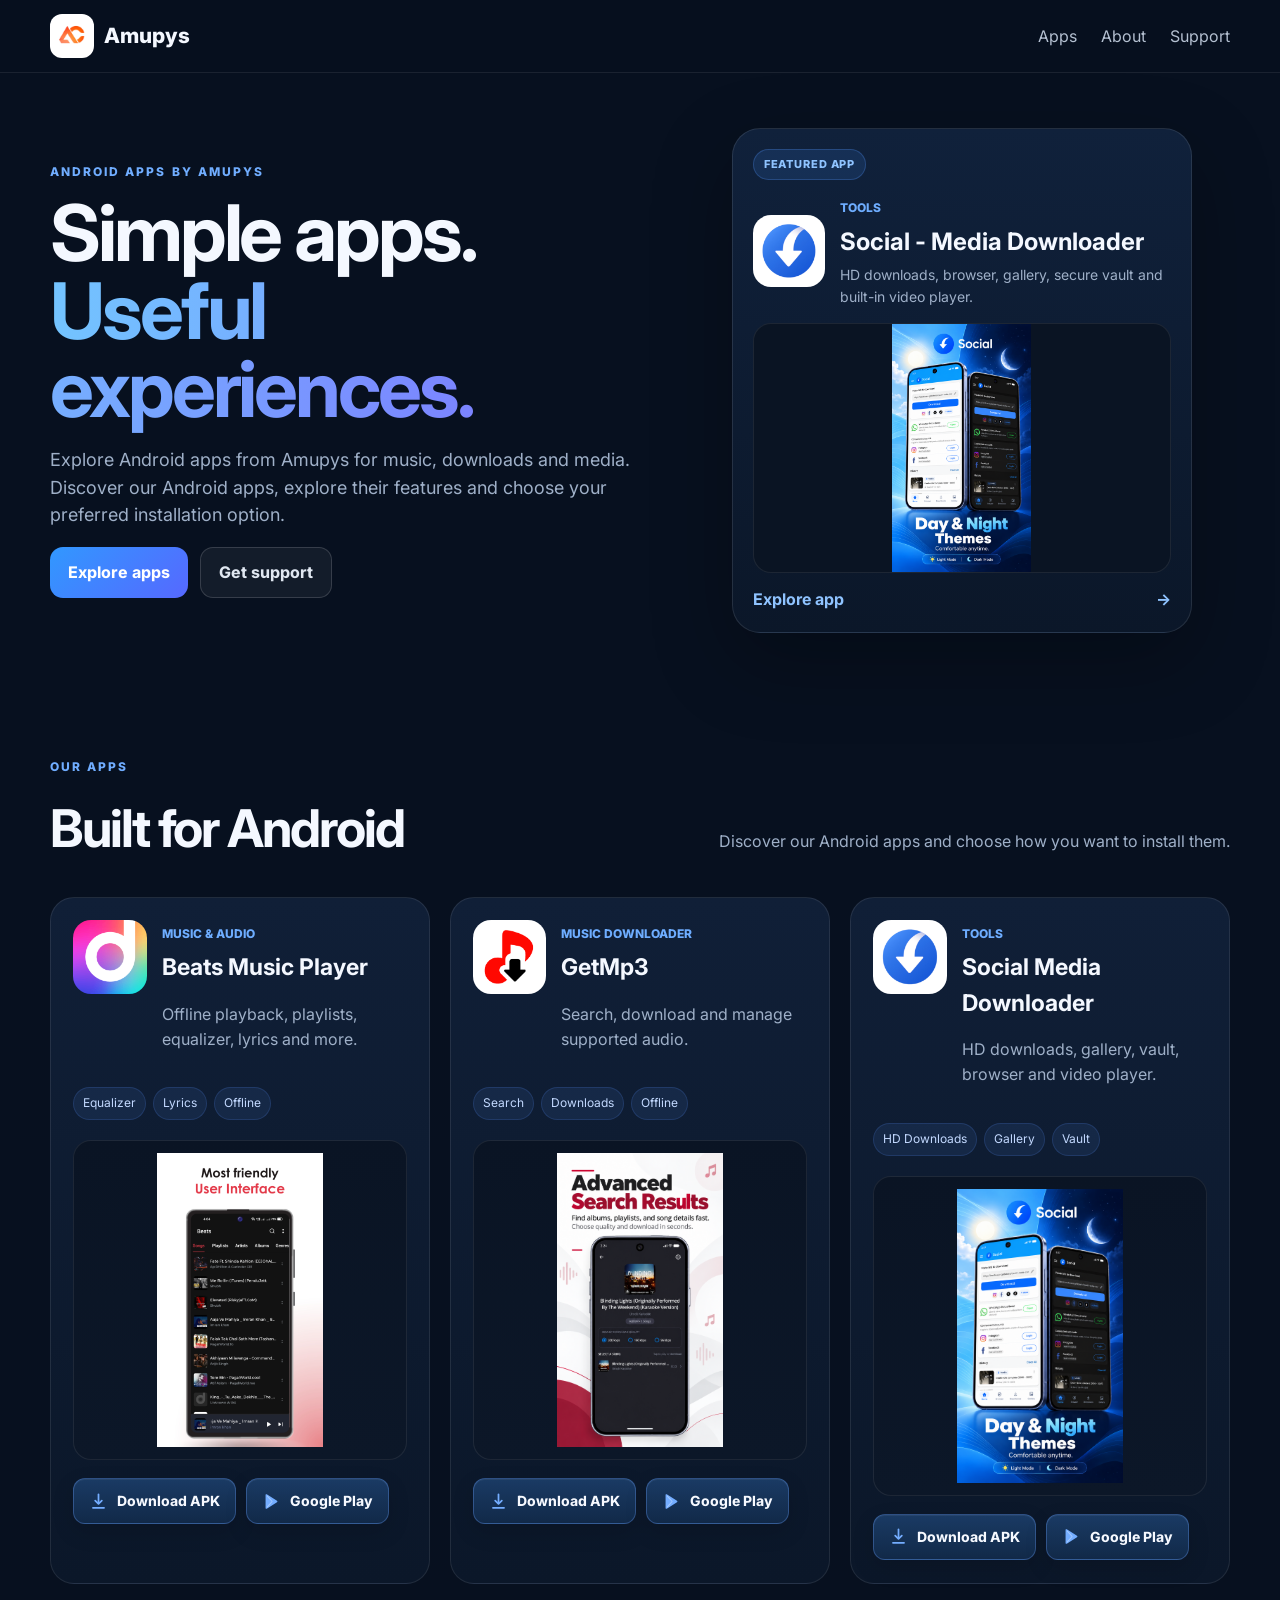
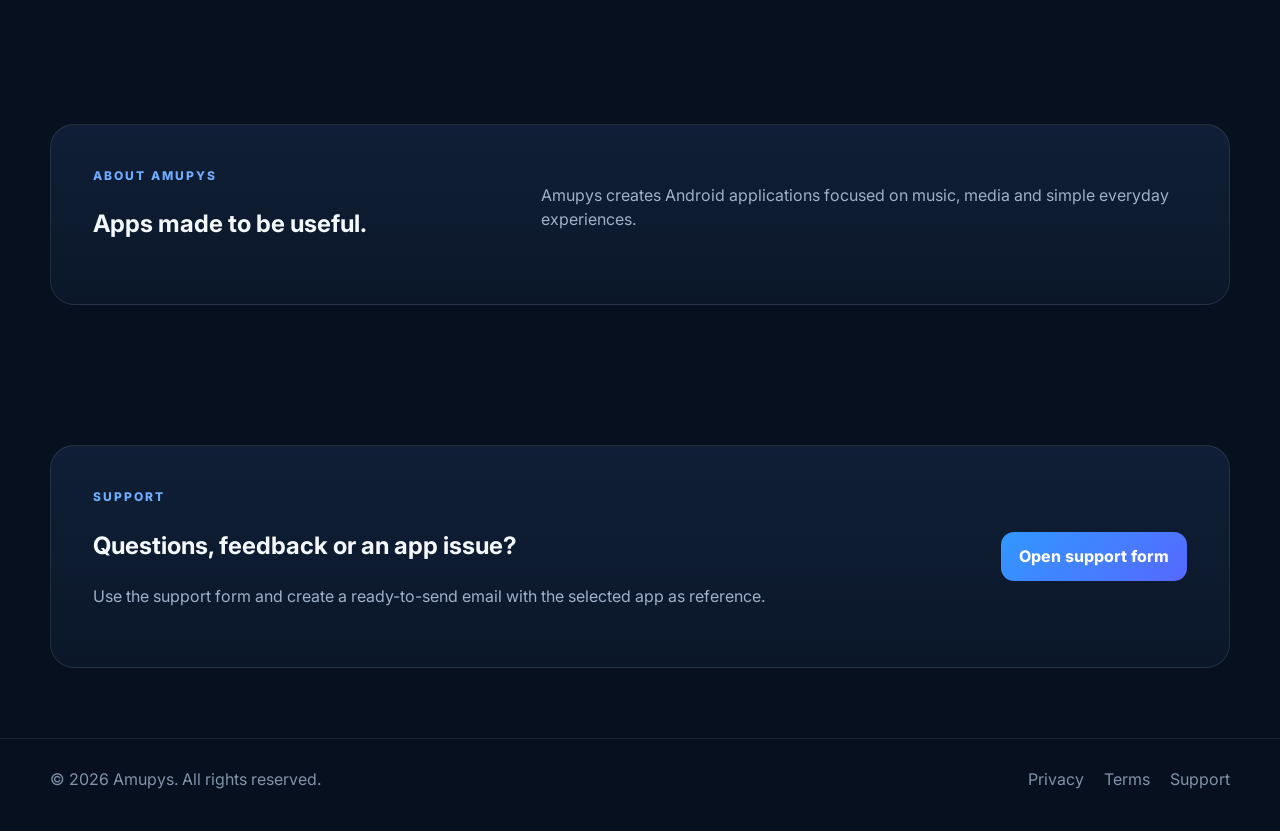
<file: index.html>
<!doctype html><html><head><meta charset="utf-8"><meta name="viewport" content="width=device-width,initial-scale=1"><title>Amupys — Android Apps</title><link href="https://fonts.googleapis.com/css2?family=Inter:wght@400;500;600;700;800&display=swap" rel="stylesheet"><link rel="stylesheet" href="styles.css"><link rel="icon" type="image/png" href="assets/brand/favicon.png"></head><body><header class="nav-wrap"><nav class="nav container"><a class="brand" href="index.html"><img class="brand-logo" src="assets/brand/amupys-logo.jpg" alt="Amupys logo"><span>Amupys</span></a><div class="nav-links"><a href="index.html#apps">Apps</a><a href="index.html#about">About</a><a href="support.html">Support</a></div></nav></header><main><section class="hero container"><div><div class="eyebrow">ANDROID APPS BY AMUPYS</div><h1>Simple apps.<br><span>Useful experiences.</span></h1><p>Explore Android apps from Amupys for music, downloads and media. Discover our Android apps, explore their features and choose your preferred installation option.</p><div class="hero-actions"><a class="btn primary" href="#apps">Explore apps</a><a class="btn secondary" href="support.html">Get support</a></div></div>
<div class="hero-art">
  <a class="featured-app-card" href="apps/social.html" aria-label="Open Social Media Downloader">
    <div class="featured-app-badge">Featured App</div>
    <div class="featured-app-head">
      <img class="featured-app-icon" src="assets/apps/social/social_logo_512.jpg" alt="Social Media Downloader icon">
      <div>
        <span class="category">Tools</span>
        <h3>Social - Media Downloader</h3>
        <p>HD downloads, browser, gallery, secure vault and built-in video player.</p>
      </div>
    </div>
    <div class="featured-app-preview">
      <img src="assets/apps/social/screenshots/Screenshot00001.png" alt="Social Media Downloader preview">
    </div>
    <div class="featured-app-footer">
      <span>Explore app</span>
      <span aria-hidden="true">→</span>
    </div>
  </a>
</div></section><section id="apps" class="section container"><div class="section-heading"><div><div class="eyebrow">OUR APPS</div><h2>Built for Android</h2></div><p>Discover our Android apps and choose how you want to install them.</p></div><div class="apps-grid">

<article class="app-card clickable-card" data-href="apps/beats.html" tabindex="0" role="link" aria-label="Open Beats Music Player page">
  <div class="app-top">
    <img class="app-icon" src="assets/apps/beats/icon.png" alt="Beats Music Player icon">
    <div>
      <span class="category">Music & Audio</span>
      <h3>Beats Music Player</h3>
      <p class="short">Offline playback, playlists, equalizer, lyrics and more.</p>
    </div>
  </div>
  <div class="feature-tags"><span>Equalizer</span><span>Lyrics</span><span>Offline</span></div>
  <div class="screenshot"><img src="assets/apps/beats/screenshots/beats1.jpg" alt="Beats Music Player preview"></div>
  <div class="actions app-card-actions">
    <a class="action-btn home-action-btn" href="apps/beats.html#versions" data-app="beats" onclick="event.stopPropagation()"><svg class="action-icon" viewBox="0 0 24 24" aria-hidden="true"><path d="M12 3v11" fill="none" stroke="currentColor" stroke-width="2.2" stroke-linecap="round"/><path d="m7.8 10.8 4.2 4.2 4.2-4.2" fill="none" stroke="currentColor" stroke-width="2.2" stroke-linecap="round" stroke-linejoin="round"/><path d="M5 20h14" fill="none" stroke="currentColor" stroke-width="2.2" stroke-linecap="round"/></svg><span>Download APK</span></a>
    <a class="action-btn home-action-btn" href="https://play.google.com/store/apps/details?id=com.beats.musicplayer10" target="_blank" rel="noopener" onclick="event.stopPropagation()"><svg class="action-icon" viewBox="0 0 24 24" aria-hidden="true"><path d="M4.5 3.7v16.6a1 1 0 0 0 1.52.85l12.9-8.3a1 1 0 0 0 0-1.7l-12.9-8.3A1 1 0 0 0 4.5 3.7Z" fill="currentColor"/><path d="m6.7 5.2 6.1 6.8-6.1 6.8" fill="none" stroke="rgba(255,255,255,.35)" stroke-width="1.3" stroke-linecap="round" stroke-linejoin="round"/></svg><span>Google Play</span></a>
  </div>
</article>

<article class="app-card clickable-card" data-href="apps/getmp3.html" tabindex="0" role="link" aria-label="Open GetMp3 page">
  <div class="app-top">
    <img class="app-icon" src="assets/apps/getmp3/icon.png" alt="GetMp3 icon">
    <div>
      <span class="category">Music Downloader</span>
      <h3>GetMp3</h3>
      <p class="short">Search, download and manage supported audio.</p>
    </div>
  </div>
  <div class="feature-tags"><span>Search</span><span>Downloads</span><span>Offline</span></div>
  <div class="screenshot"><img src="assets/apps/getmp3/screenshots/Screenshot00001.png" alt="GetMp3 preview"></div>
  <div class="actions app-card-actions">
    <a class="action-btn home-action-btn" href="apps/getmp3.html#versions" data-app="getmp3" onclick="event.stopPropagation()"><svg class="action-icon" viewBox="0 0 24 24" aria-hidden="true"><path d="M12 3v11" fill="none" stroke="currentColor" stroke-width="2.2" stroke-linecap="round"/><path d="m7.8 10.8 4.2 4.2 4.2-4.2" fill="none" stroke="currentColor" stroke-width="2.2" stroke-linecap="round" stroke-linejoin="round"/><path d="M5 20h14" fill="none" stroke="currentColor" stroke-width="2.2" stroke-linecap="round"/></svg><span>Download APK</span></a>
    <a class="action-btn home-action-btn" href="https://play.google.com/store/apps/details?id=com.amupys.getmp3" target="_blank" rel="noopener" onclick="event.stopPropagation()"><svg class="action-icon" viewBox="0 0 24 24" aria-hidden="true"><path d="M4.5 3.7v16.6a1 1 0 0 0 1.52.85l12.9-8.3a1 1 0 0 0 0-1.7l-12.9-8.3A1 1 0 0 0 4.5 3.7Z" fill="currentColor"/><path d="m6.7 5.2 6.1 6.8-6.1 6.8" fill="none" stroke="rgba(255,255,255,.35)" stroke-width="1.3" stroke-linecap="round" stroke-linejoin="round"/></svg><span>Google Play</span></a>
  </div>
</article>

<article class="app-card clickable-card" data-href="apps/social.html" tabindex="0" role="link" aria-label="Open Social Media Downloader page">
  <div class="app-top">
    <img class="app-icon" src="assets/apps/social/social_logo_512.jpg" alt="Social Media Downloader icon">
    <div>
      <span class="category">Tools</span>
      <h3>Social Media Downloader</h3>
      <p class="short">HD downloads, gallery, vault, browser and video player.</p>
    </div>
  </div>
  <div class="feature-tags"><span>HD Downloads</span><span>Gallery</span><span>Vault</span></div>
  <div class="screenshot"><img src="assets/apps/social/screenshots/Screenshot00001.png" alt="Social Media Downloader preview"></div>
  <div class="actions app-card-actions">
    <a class="action-btn home-action-btn" href="apps/social.html#versions" data-app="social" onclick="event.stopPropagation()"><svg class="action-icon" viewBox="0 0 24 24" aria-hidden="true"><path d="M12 3v11" fill="none" stroke="currentColor" stroke-width="2.2" stroke-linecap="round"/><path d="m7.8 10.8 4.2 4.2 4.2-4.2" fill="none" stroke="currentColor" stroke-width="2.2" stroke-linecap="round" stroke-linejoin="round"/><path d="M5 20h14" fill="none" stroke="currentColor" stroke-width="2.2" stroke-linecap="round"/></svg><span>Download APK</span></a>
    <a class="action-btn home-action-btn" href="https://play.google.com/store/apps/details?id=com.amupys.socialbuddy" target="_blank" rel="noopener" onclick="event.stopPropagation()"><svg class="action-icon" viewBox="0 0 24 24" aria-hidden="true"><path d="M4.5 3.7v16.6a1 1 0 0 0 1.52.85l12.9-8.3a1 1 0 0 0 0-1.7l-12.9-8.3A1 1 0 0 0 4.5 3.7Z" fill="currentColor"/><path d="m6.7 5.2 6.1 6.8-6.1 6.8" fill="none" stroke="rgba(255,255,255,.35)" stroke-width="1.3" stroke-linecap="round" stroke-linejoin="round"/></svg><span>Google Play</span></a>
  </div>
</article>
</div></section><section id="about" class="section container"><div class="about"><div><div class="eyebrow">ABOUT AMUPYS</div><h2>Apps made to be useful.</h2></div><div><p class="short">Amupys creates Android applications focused on music, media and simple everyday experiences.</p></div></div></section><section class="section container"><div class="contact-box"><div><div class="eyebrow">SUPPORT</div><h2>Questions, feedback or an app issue?</h2><p>Use the support form and create a ready-to-send email with the selected app as reference.</p></div><a class="btn primary" href="support.html">Open support form</a></div></section></main><footer><div class="container footer-inner"><div>© <span id="year"></span> Amupys. All rights reserved.</div><div class="footer-links"><a href="privacy.html">Privacy</a><a href="terms.html">Terms</a><a href="support.html">Support</a></div></div></footer><div id="toast" class="toast"></div>


<script>
document.addEventListener("DOMContentLoaded", () => {
  document.querySelectorAll(".app-card[data-href]").forEach(card => {
    const openApp = () => {
      window.location.href = card.dataset.href;
    };

    card.addEventListener("click", event => {
      // Buttons/links keep their own behavior.
      if (event.target.closest("a, button")) return;
      openApp();
    });

    card.addEventListener("keydown", event => {
      if ((event.key === "Enter" || event.key === " ") && !event.target.closest("a, button")) {
        event.preventDefault();
        openApp();
      }
    });
  });
});
</script>

<script src="shared.js"></script></body></html>
</file>
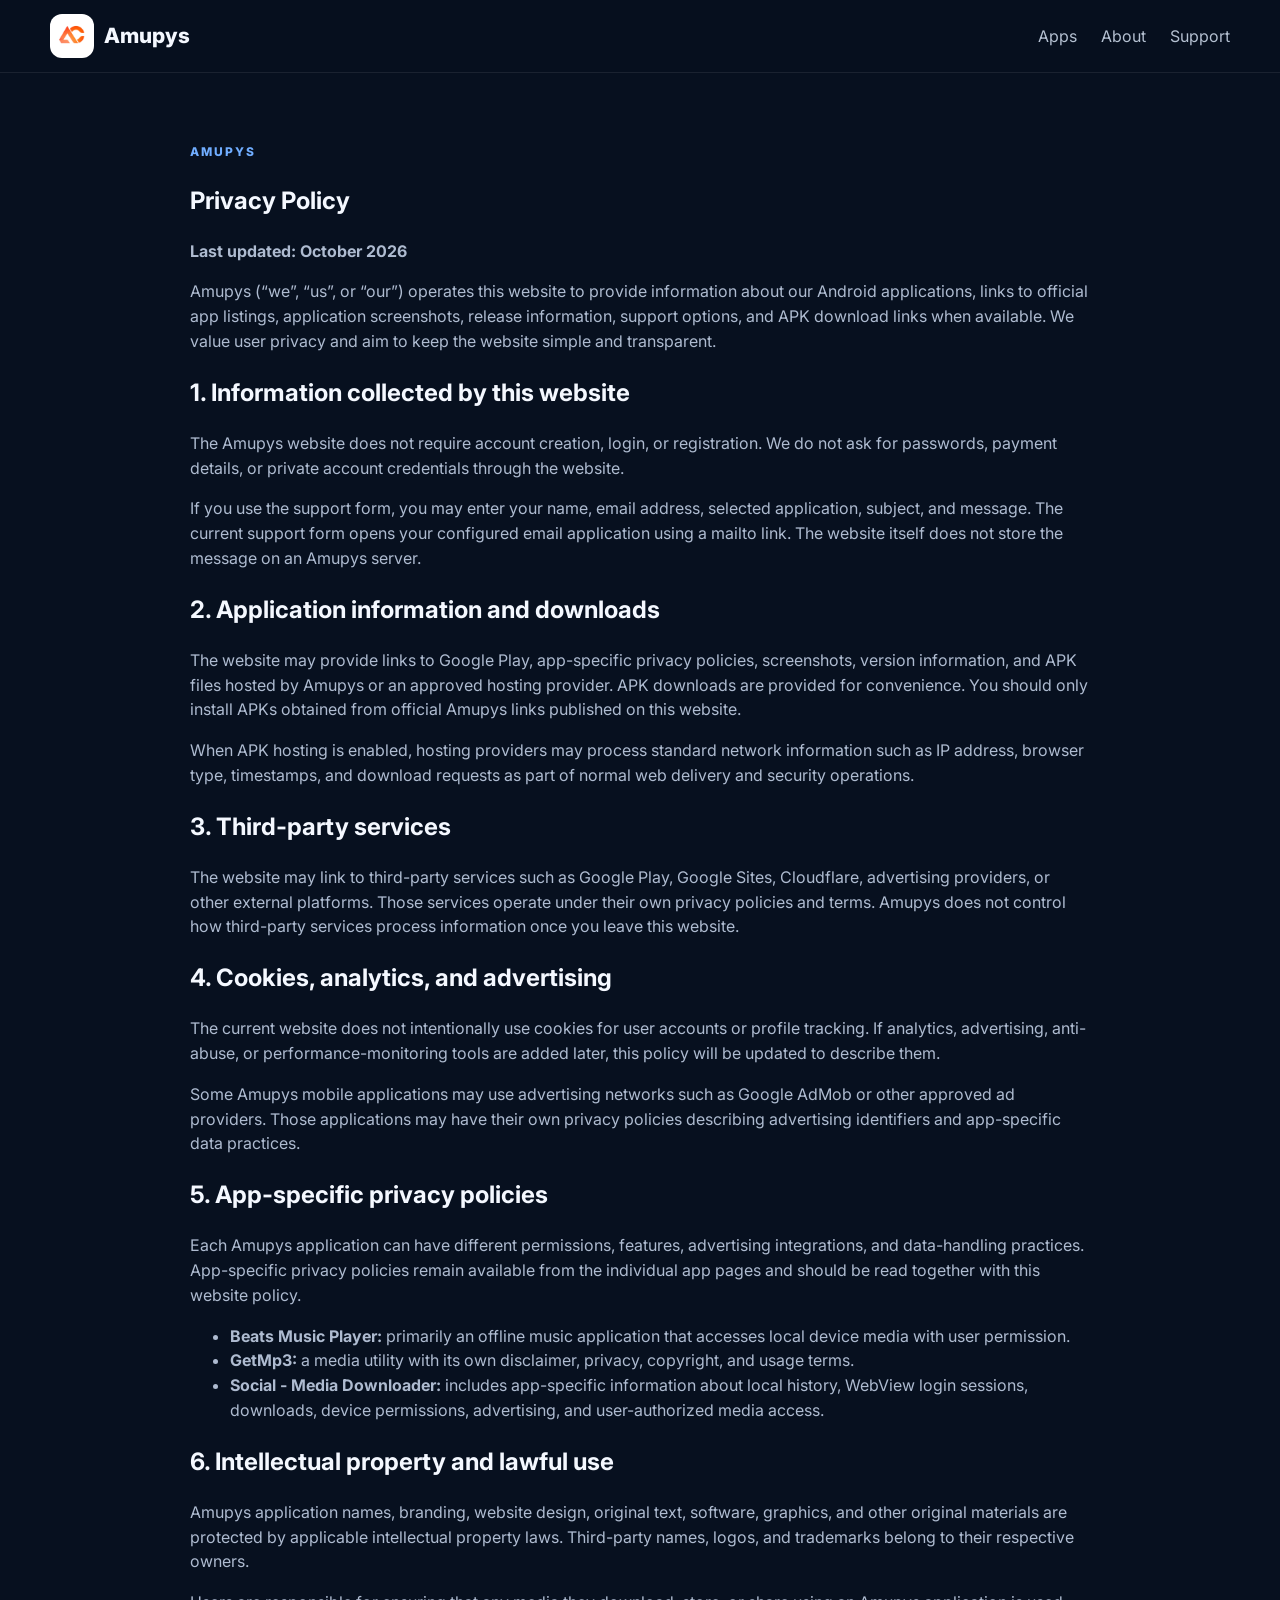
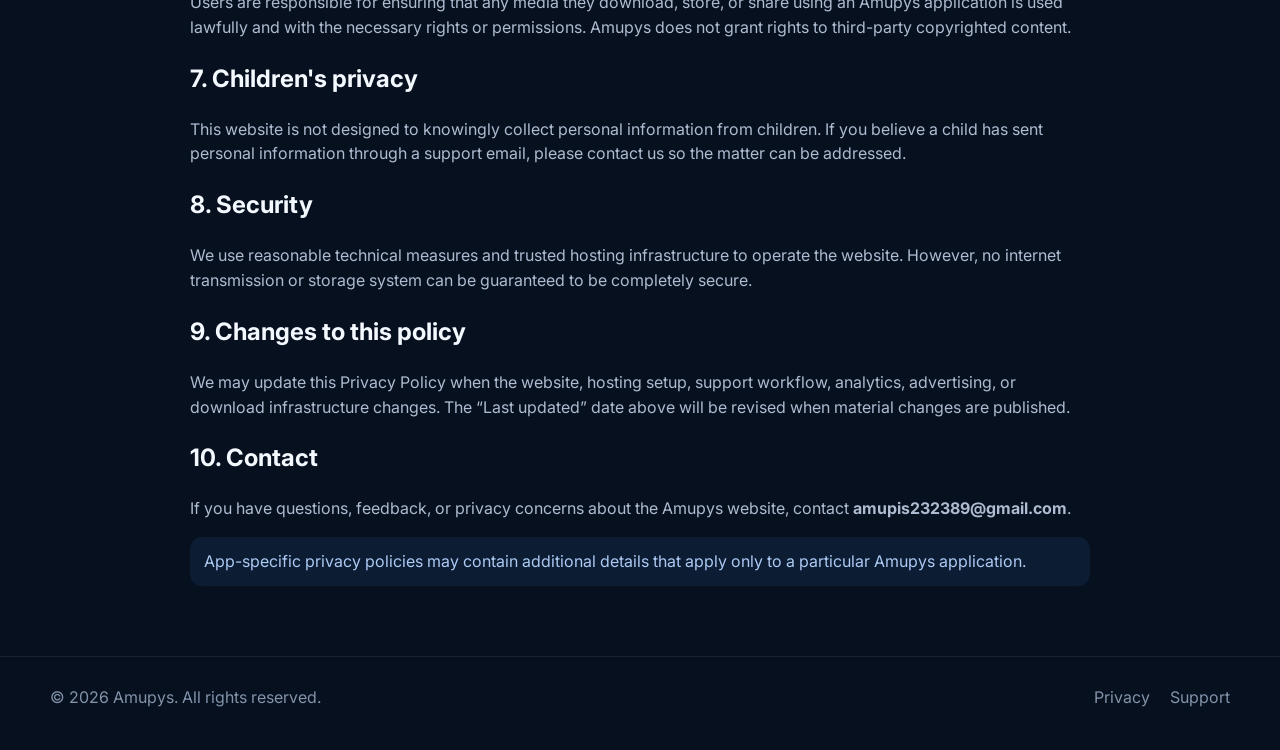
<file: privacy.html>
<!doctype html>
<html lang="en">
  <head>
    <meta charset="utf-8" />
    <meta name="viewport" content="width=device-width,initial-scale=1" />
    <title>Privacy Policy — Amupys</title>
    <link
      href="https://fonts.googleapis.com/css2?family=Inter:wght@400;500;600;700;800&display=swap"
      rel="stylesheet"
    />
    <link rel="stylesheet" href="styles.css" />
  <link rel="icon" type="image/png" href="assets/brand/favicon.png"></head>
  <body>
    <header class="nav-wrap">
      <nav class="nav container">
        <a class="brand" href="index.html"
          ><img
            class="brand-logo"
            src="assets/brand/amupys-logo.jpg"
            alt="Amupys logo"
          /><span>Amupys</span></a
        >
        <div class="nav-links">
          <a href="index.html#apps">Apps</a><a href="index.html#about">About</a
          ><a href="support.html">Support</a>
        </div>
      </nav>
    </header>
    <main class="section container">
      <article class="prose">
        <div class="eyebrow">AMUPYS</div>
        <h1>Privacy Policy</h1>
        <p><strong>Last updated: October 2026</strong></p>
        <p>
          Amupys (“we”, “us”, or “our”) operates this website to provide
          information about our Android applications, links to official app
          listings, application screenshots, release information, support
          options, and APK download links when available. We value user privacy
          and aim to keep the website simple and transparent.
        </p>
        <h2>1. Information collected by this website</h2>
        <p>
          The Amupys website does not require account creation, login, or
          registration. We do not ask for passwords, payment details, or private
          account credentials through the website.
        </p>
        <p>
          If you use the support form, you may enter your name, email address,
          selected application, subject, and message. The current support form
          opens your configured email application using a mailto link. The
          website itself does not store the message on an Amupys server.
        </p>
        <h2>2. Application information and downloads</h2>
        <p>
          The website may provide links to Google Play, app-specific privacy
          policies, screenshots, version information, and APK files hosted by
          Amupys or an approved hosting provider. APK downloads are provided for
          convenience. You should only install APKs obtained from official
          Amupys links published on this website.
        </p>
        <p>
          When APK hosting is enabled, hosting providers may process standard
          network information such as IP address, browser type, timestamps, and
          download requests as part of normal web delivery and security
          operations.
        </p>
        <h2>3. Third-party services</h2>
        <p>
          The website may link to third-party services such as Google Play,
          Google Sites, Cloudflare, advertising providers, or other external
          platforms. Those services operate under their own privacy policies and
          terms. Amupys does not control how third-party services process
          information once you leave this website.
        </p>
        <h2>4. Cookies, analytics, and advertising</h2>
        <p>
          The current website does not intentionally use cookies for user
          accounts or profile tracking. If analytics, advertising, anti-abuse,
          or performance-monitoring tools are added later, this policy will be
          updated to describe them.
        </p>
        <p>
          Some Amupys mobile applications may use advertising networks such as
          Google AdMob or other approved ad providers. Those applications may
          have their own privacy policies describing advertising identifiers and
          app-specific data practices.
        </p>
        <h2>5. App-specific privacy policies</h2>
        <p>
          Each Amupys application can have different permissions, features,
          advertising integrations, and data-handling practices. App-specific
          privacy policies remain available from the individual app pages and
          should be read together with this website policy.
        </p>
        <ul>
          <li>
            <strong>Beats Music Player:</strong> primarily an offline music
            application that accesses local device media with user permission.
          </li>
          <li>
            <strong>GetMp3:</strong> a media utility with its own disclaimer,
            privacy, copyright, and usage terms.
          </li>
          <li>
            <strong>Social - Media Downloader:</strong> includes app-specific
            information about local history, WebView login sessions, downloads,
            device permissions, advertising, and user-authorized media access.
          </li>
        </ul>
        <h2>6. Intellectual property and lawful use</h2>
        <p>
          Amupys application names, branding, website design, original text,
          software, graphics, and other original materials are protected by
          applicable intellectual property laws. Third-party names, logos, and
          trademarks belong to their respective owners.
        </p>
        <p>
          Users are responsible for ensuring that any media they download,
          store, or share using an Amupys application is used lawfully and with
          the necessary rights or permissions. Amupys does not grant rights to
          third-party copyrighted content.
        </p>
        <h2>7. Children's privacy</h2>
        <p>
          This website is not designed to knowingly collect personal information
          from children. If you believe a child has sent personal information
          through a support email, please contact us so the matter can be
          addressed.
        </p>
        <h2>8. Security</h2>
        <p>
          We use reasonable technical measures and trusted hosting
          infrastructure to operate the website. However, no internet
          transmission or storage system can be guaranteed to be completely
          secure.
        </p>
        <h2>9. Changes to this policy</h2>
        <p>
          We may update this Privacy Policy when the website, hosting setup,
          support workflow, analytics, advertising, or download infrastructure
          changes. The “Last updated” date above will be revised when material
          changes are published.
        </p>
        <h2>10. Contact</h2>
        <p>
          If you have questions, feedback, or privacy concerns about the Amupys
          website, contact
          <a href="mailto:amupis232389@gmail.com"
            ><strong>amupis232389@gmail.com</strong></a
          >.
        </p>
        <div class="notice">
          App-specific privacy policies may contain additional details that
          apply only to a particular Amupys application.
        </div>
      </article>
    </main>
    <footer>
      <div class="container footer-inner">
        <div>© <span id="year"></span> Amupys. All rights reserved.</div>
        <div class="footer-links">
          <a href="privacy.html">Privacy</a><a href="support.html">Support</a>
        </div>
      </div>
    </footer>
    <div id="toast" class="toast"></div>
    <script src="shared.js"></script>
  </body>
</html>
</file>
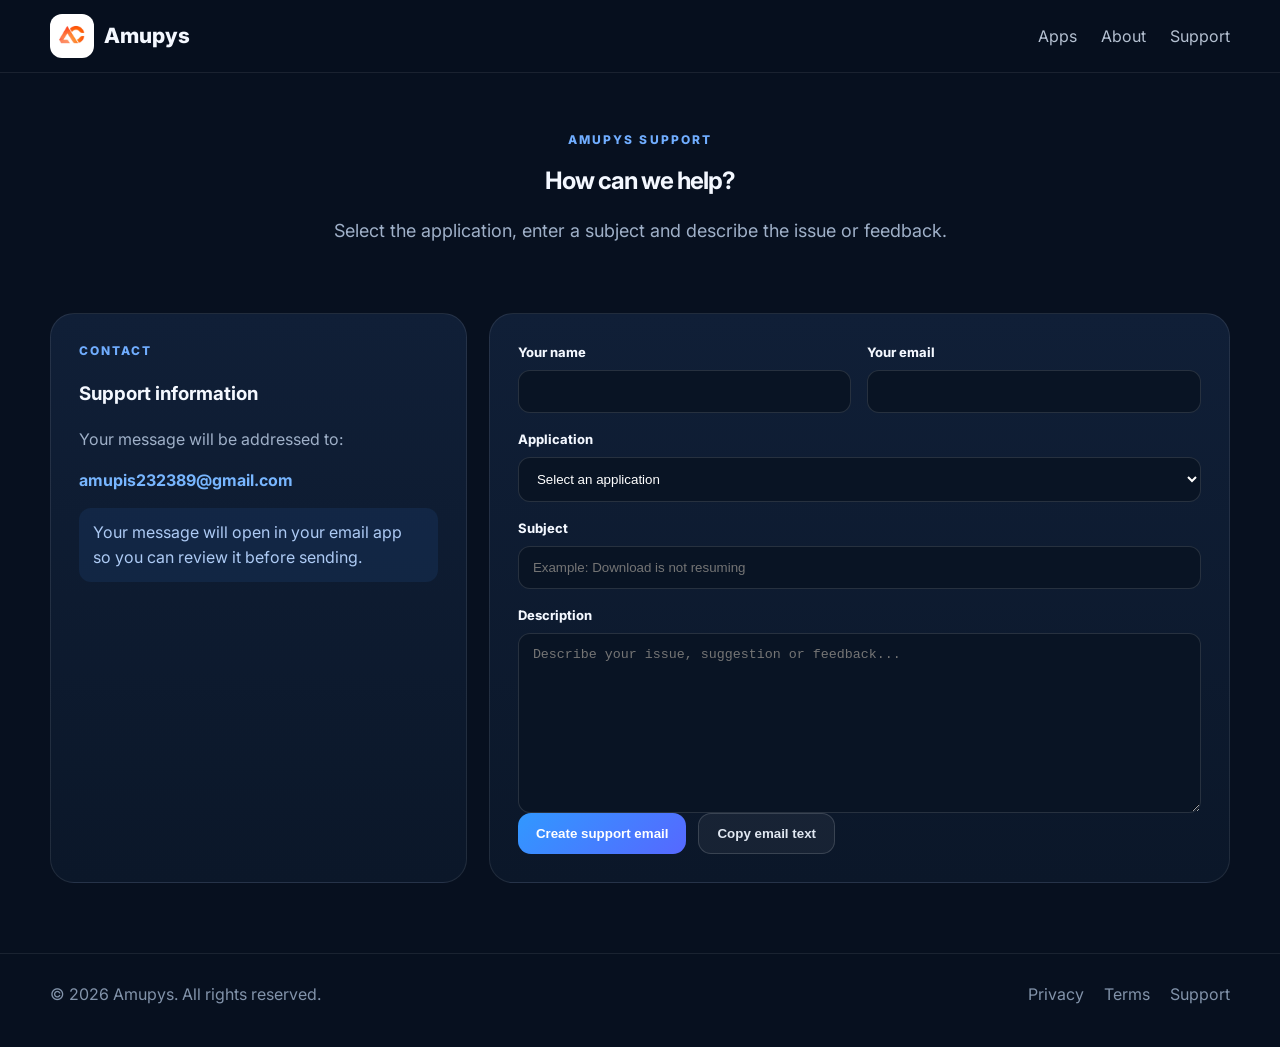
<file: support.html>
<!doctype html><html><head><meta charset="utf-8"><meta name="viewport" content="width=device-width,initial-scale=1"><title>Support — Amupys</title><link href="https://fonts.googleapis.com/css2?family=Inter:wght@400;500;600;700;800&display=swap" rel="stylesheet"><link rel="stylesheet" href="styles.css"><link rel="icon" type="image/png" href="assets/brand/favicon.png"></head><body><header class="nav-wrap"><nav class="nav container"><a class="brand" href="index.html"><img class="brand-logo" src="assets/brand/amupys-logo.jpg" alt="Amupys logo"><span>Amupys</span></a><div class="nav-links"><a href="index.html#apps">Apps</a><a href="index.html#about">About</a><a href="support.html">Support</a></div></nav></header><main><section class="support-hero container"><div class="eyebrow">AMUPYS SUPPORT</div><h1>How can we help?</h1><p class="lead">Select the application, enter a subject and describe the issue or feedback.</p></section><section class="section container" style="padding-top:25px"><div class="support-layout"><aside class="support-info"><div class="eyebrow">CONTACT</div><h3>Support information</h3><p>Your message will be addressed to:</p><div class="support-email">amupis232389@gmail.com</div><div class="notice">Your message will open in your email app so you can review it before sending.</div></aside><div class="form-card"><form id="supportForm"><div class="form-grid"><div class="field"><label for="name">Your name</label><input id="name" required></div><div class="field"><label for="email">Your email</label><input id="email" type="email" required></div><div class="field full"><label for="application">Application</label><select id="application" required><option value="">Select an application</option><option>Beats Music Player</option><option>GetMp3 - Music Downloader</option><option>Social - Media Downloader</option><option>General / Other</option></select></div><div class="field full"><label for="subject">Subject</label><input id="subject" required placeholder="Example: Download is not resuming"></div><div class="field full"><label for="message">Description</label><textarea id="message" required placeholder="Describe your issue, suggestion or feedback..."></textarea></div></div><div class="form-actions"><button class="btn primary" type="submit">Create support email</button><button class="btn secondary" id="copySupport" type="button">Copy email text</button></div></form></div></div></section></main><footer><div class="container footer-inner"><div>© <span id="year"></span> Amupys. All rights reserved.</div><div class="footer-links"><a href="privacy.html">Privacy</a><a href="terms.html">Terms</a><a href="support.html">Support</a></div></div></footer><div id="toast" class="toast"></div><script src="shared.js"></script><script src="support.js"></script></body></html>
</file>
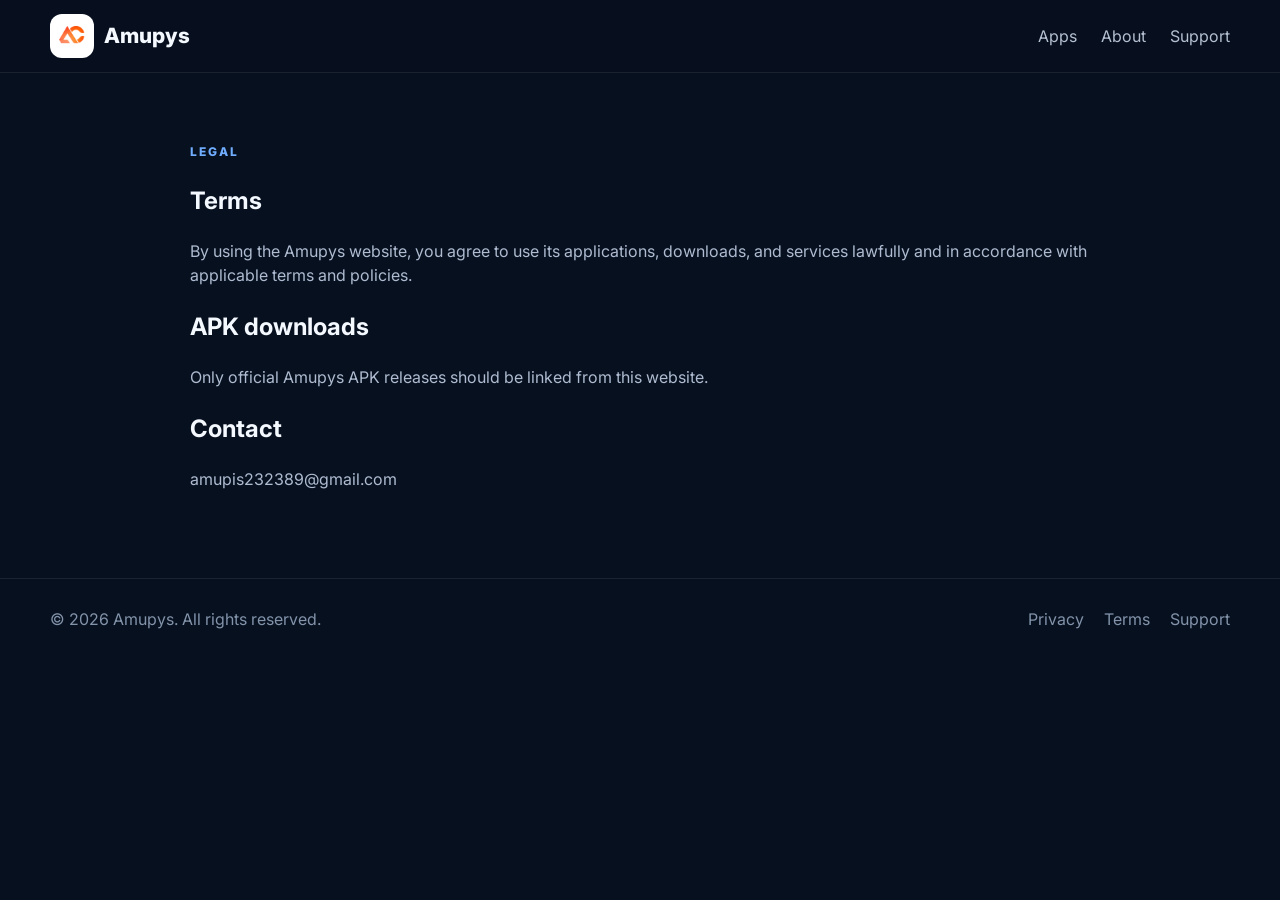
<file: terms.html>
<!doctype html><html><head><meta charset="utf-8"><meta name="viewport" content="width=device-width,initial-scale=1"><title>Terms — Amupys</title><link href="https://fonts.googleapis.com/css2?family=Inter:wght@400;500;600;700;800&display=swap" rel="stylesheet"><link rel="stylesheet" href="styles.css"><link rel="icon" type="image/png" href="assets/brand/favicon.png"></head><body><header class="nav-wrap"><nav class="nav container"><a class="brand" href="index.html"><img class="brand-logo" src="assets/brand/amupys-logo.jpg" alt="Amupys logo"><span>Amupys</span></a><div class="nav-links"><a href="index.html#apps">Apps</a><a href="index.html#about">About</a><a href="support.html">Support</a></div></nav></header><main class="section container"><article class="prose"><div class="eyebrow">LEGAL</div><h1>Terms</h1><p>By using the Amupys website, you agree to use its applications, downloads, and services lawfully and in accordance with applicable terms and policies.</p><h2>APK downloads</h2><p>Only official Amupys APK releases should be linked from this website.</p><h2>Contact</h2><p>amupis232389@gmail.com</p></article></main><footer><div class="container footer-inner"><div>© <span id="year"></span> Amupys. All rights reserved.</div><div class="footer-links"><a href="privacy.html">Privacy</a><a href="terms.html">Terms</a><a href="support.html">Support</a></div></div></footer><div id="toast" class="toast"></div><script src="shared.js"></script></body></html>
</file>
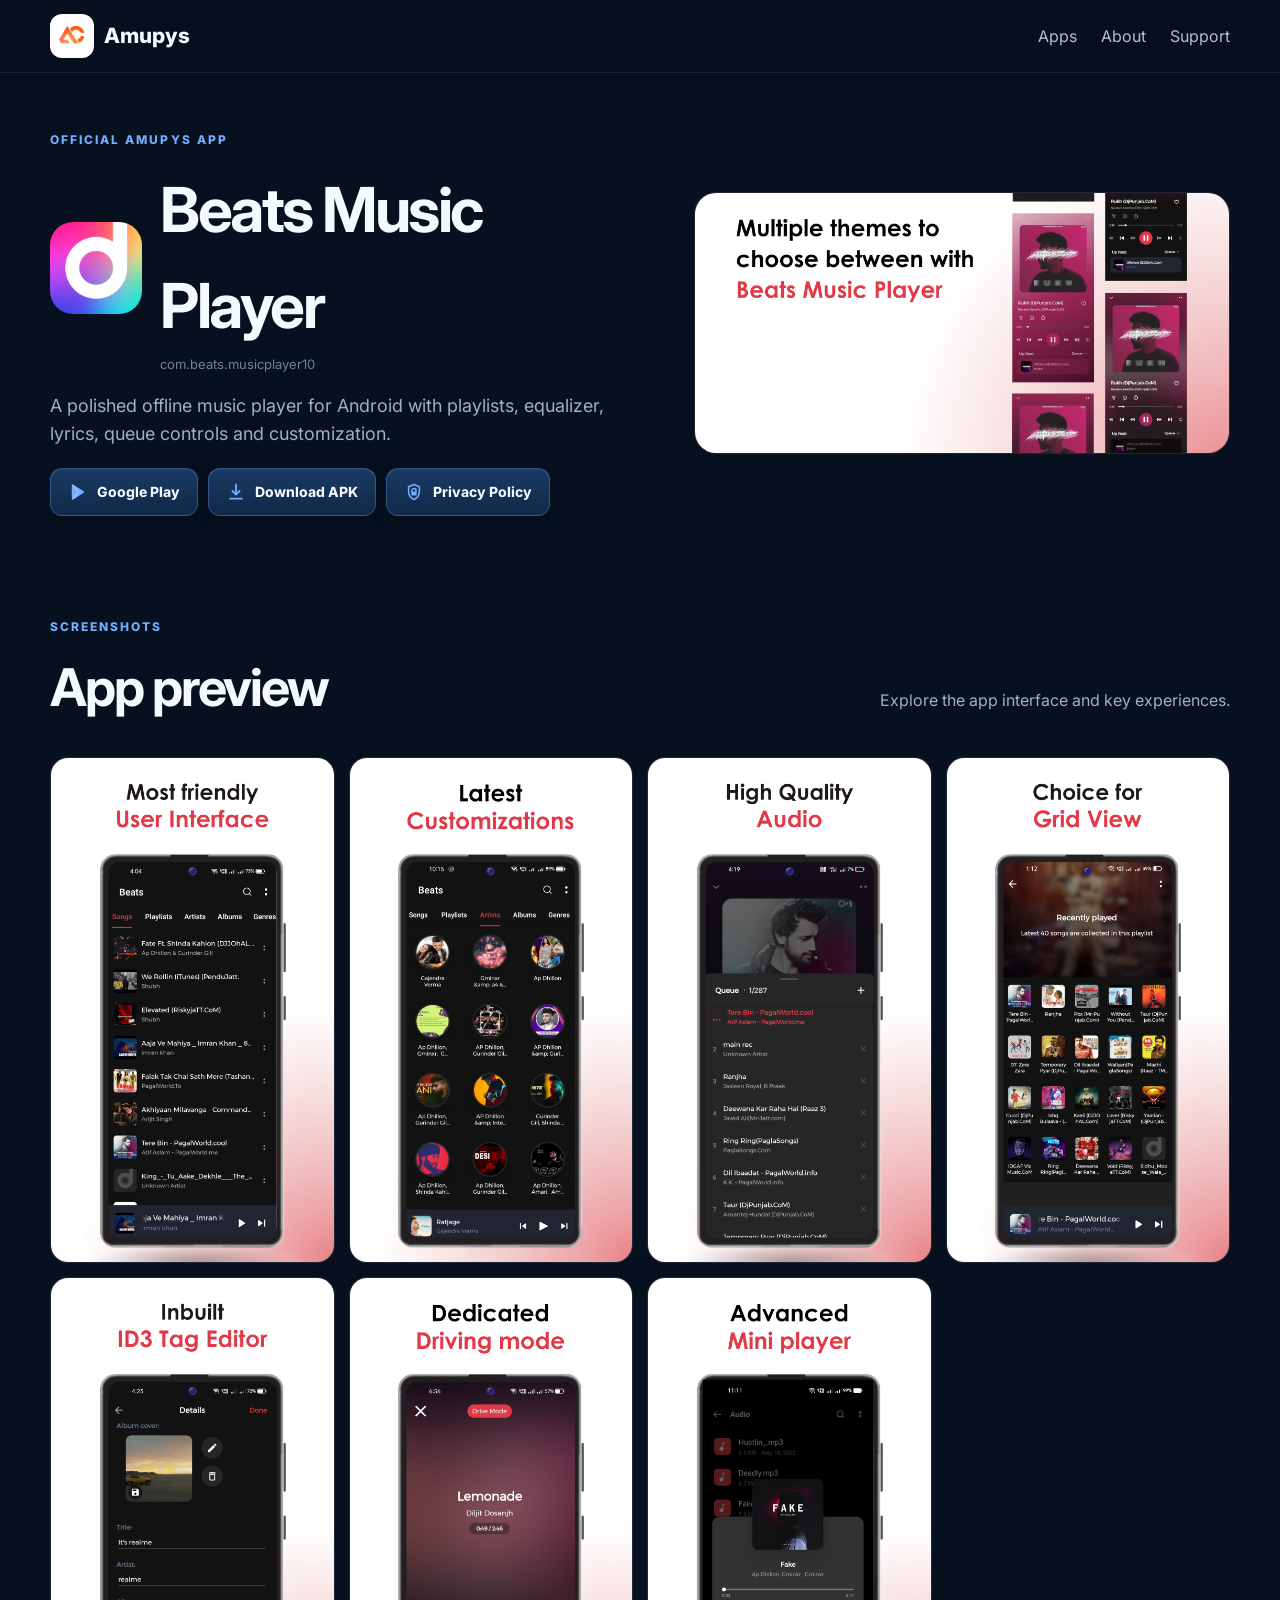
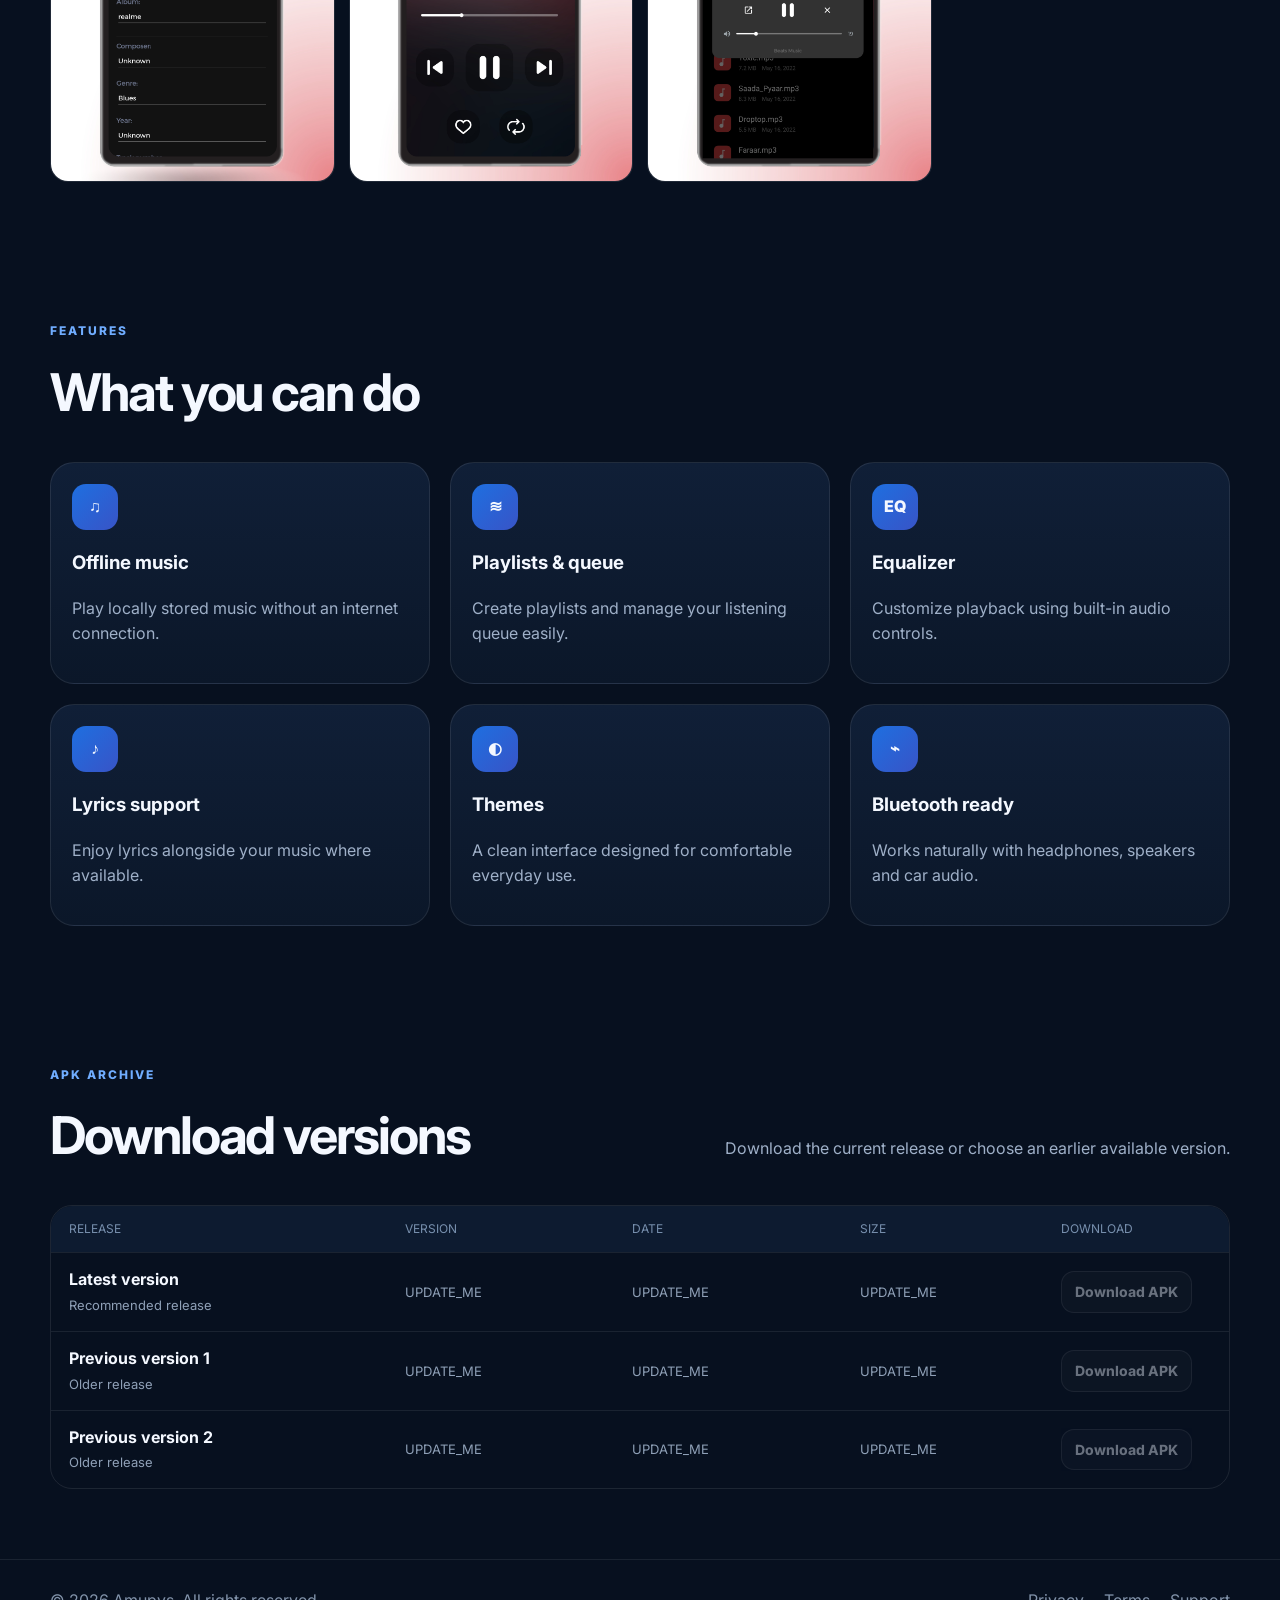
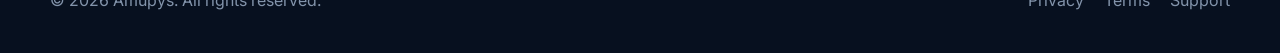
<file: apps/beats.html>
<!doctype html><html><head><meta charset="utf-8"><meta name="viewport" content="width=device-width,initial-scale=1"><title>Amupys App</title><link href="https://fonts.googleapis.com/css2?family=Inter:wght@400;500;600;700;800&display=swap" rel="stylesheet"><link rel="stylesheet" href="../styles.css"><link rel="icon" type="image/png" href="../assets/brand/favicon.png"></head><body data-app="beats"><header class="nav-wrap"><nav class="nav container"><a class="brand" href="../index.html"><img class="brand-logo" src="../assets/brand/amupys-logo.jpg" alt="Amupys logo"><span>Amupys</span></a><div class="nav-links"><a href="../index.html#apps">Apps</a><a href="../index.html#about">About</a><a href="../support.html">Support</a></div></nav></header><main><section class="app-hero container"><div class="app-hero-grid"><div><div class="eyebrow">OFFICIAL AMUPYS APP</div><div class="app-title-row"><img class="app-title-icon" data-app-icon><div class="app-title-copy"><h1 data-app-name></h1><div class="package" data-package></div></div></div><p class="lead" data-description></p><div class="inline-actions app-detail-actions">
<a class="action-btn app-action-btn" data-play-link target="_blank" rel="noopener"><svg class="action-icon" viewBox="0 0 24 24" aria-hidden="true"><path d="M4.5 3.7v16.6a1 1 0 0 0 1.52.85l12.9-8.3a1 1 0 0 0 0-1.7l-12.9-8.3A1 1 0 0 0 4.5 3.7Z" fill="currentColor"/><path d="m6.7 5.2 6.1 6.8-6.1 6.8" fill="none" stroke="rgba(255,255,255,.35)" stroke-width="1.3" stroke-linecap="round" stroke-linejoin="round"/></svg><span>Google Play</span></a>
<a class="action-btn app-action-btn" href="#versions"><svg class="action-icon" viewBox="0 0 24 24" aria-hidden="true"><path d="M12 3v11" fill="none" stroke="currentColor" stroke-width="2.2" stroke-linecap="round"/><path d="m7.8 10.8 4.2 4.2 4.2-4.2" fill="none" stroke="currentColor" stroke-width="2.2" stroke-linecap="round" stroke-linejoin="round"/><path d="M5 20h14" fill="none" stroke="currentColor" stroke-width="2.2" stroke-linecap="round"/></svg><span>Download APK</span></a>
<a class="action-btn app-action-btn" data-privacy-link target="_blank" rel="noopener"><svg class="action-icon" viewBox="0 0 24 24" aria-hidden="true"><path d="M12 3 5.5 5.6v5.1c0 4.4 2.7 8.4 6.5 10.3 3.8-1.9 6.5-5.9 6.5-10.3V5.6L12 3Z" fill="none" stroke="currentColor" stroke-width="1.9" stroke-linejoin="round"/><path d="M9.5 11.3v-1a2.5 2.5 0 0 1 5 0v1" fill="none" stroke="currentColor" stroke-width="1.8" stroke-linecap="round"/><rect x="8.8" y="11.3" width="6.4" height="4.8" rx="1.2" fill="currentColor"/></svg><span>Privacy Policy</span></a>
</div></div><div class="hero-shot hero-landscape-panel"><img data-hero-image /></div></div></section><section class="section container"><div class="section-heading"><div><div class="eyebrow">SCREENSHOTS</div><h2>App preview</h2></div><p>Explore the app interface and key experiences.</p></div><div id="screenshotGallery" class="gallery"></div></section><section class="section container"><div class="section-heading"><div><div class="eyebrow">FEATURES</div><h2>What you can do</h2></div></div><div id="featureGrid" class="features-grid"></div></section><section id="versions" class="section container"><div class="section-heading"><div><div class="eyebrow">APK ARCHIVE</div><h2>Download versions</h2></div><p>Download the current release or choose an earlier available version.</p></div><div class="version-wrap"><div class="version-head"><div>Release</div><div>Version</div><div>Date</div><div>Size</div><div>Download</div></div><div id="versionRows"></div></div></section></main><footer><div class="container footer-inner"><div>© <span id="year"></span> Amupys. All rights reserved.</div><div class="footer-links"><a href="../privacy.html">Privacy</a><a href="../terms.html">Terms</a><a href="../support.html">Support</a></div></div></footer><div id="toast" class="toast"></div><script src="../app-data.js"></script><script src="../shared.js"></script><script src="../app-page.js"></script></body></html>
</file>
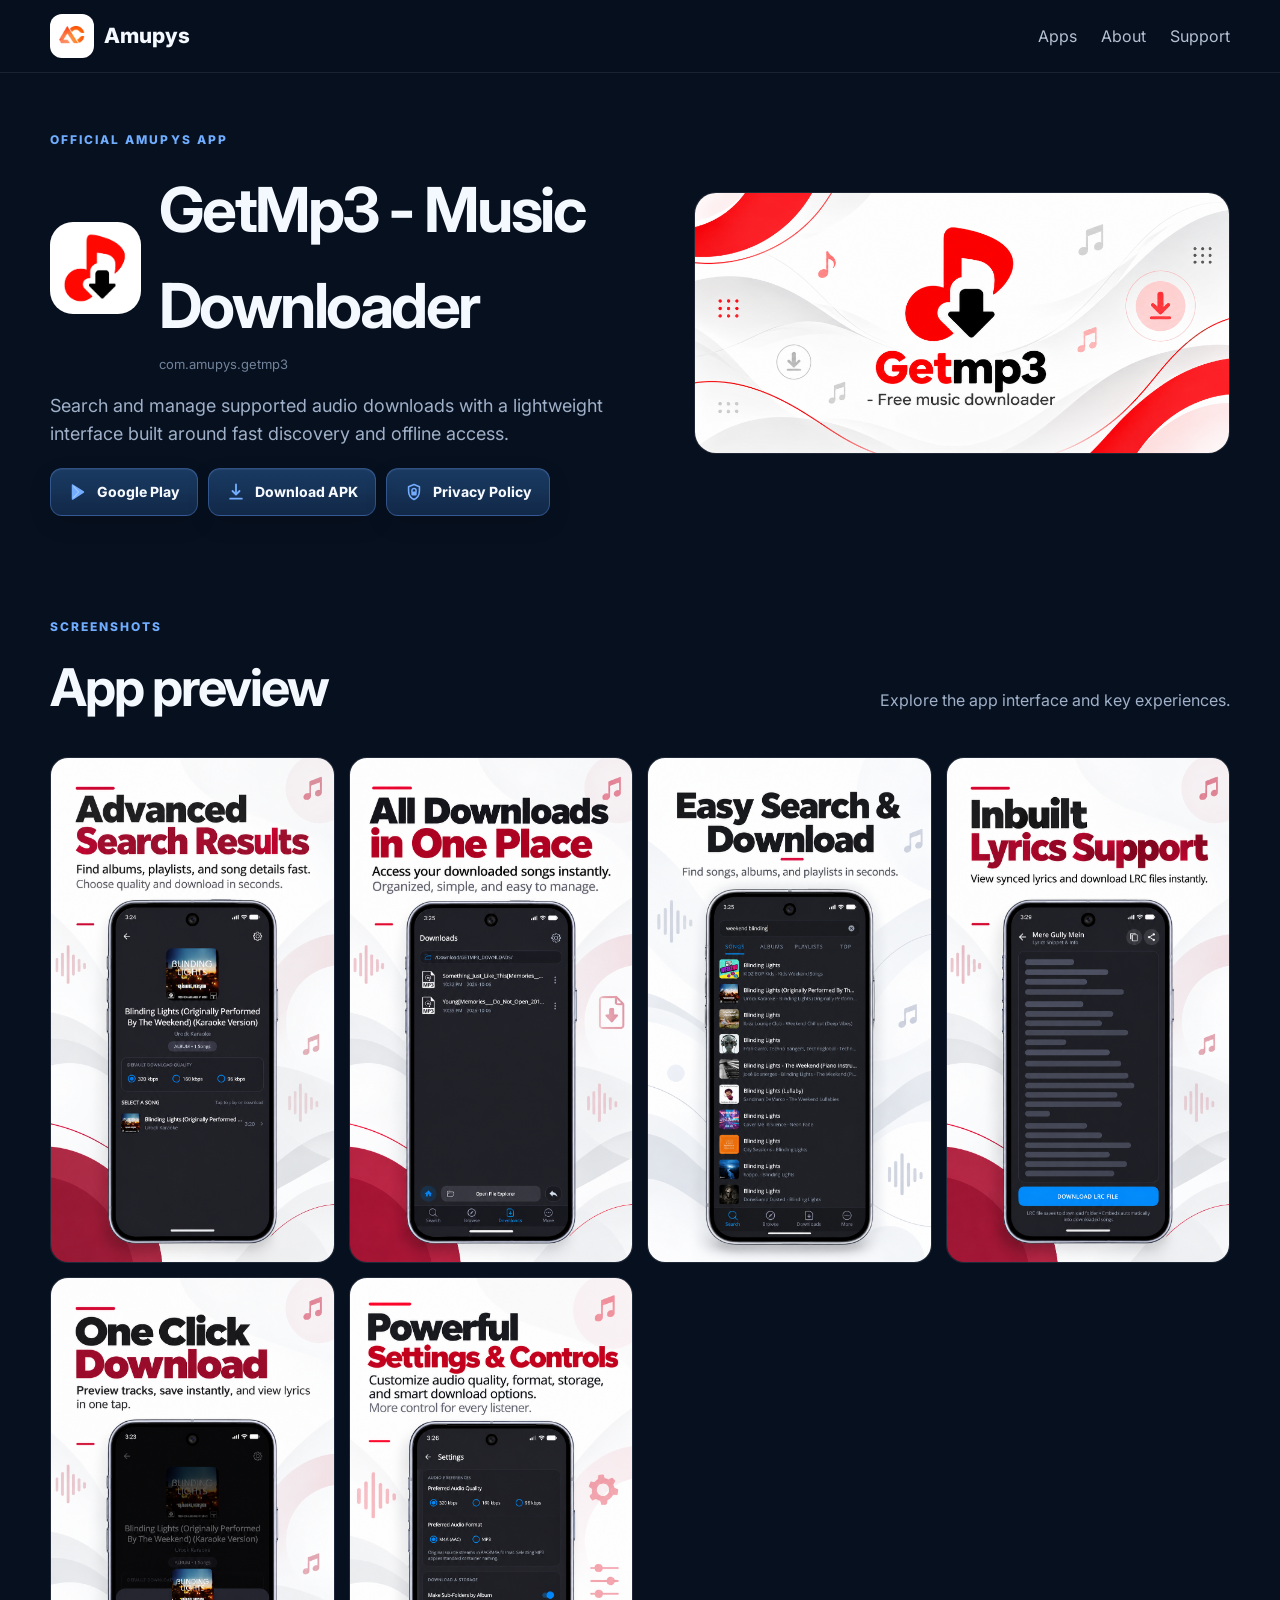
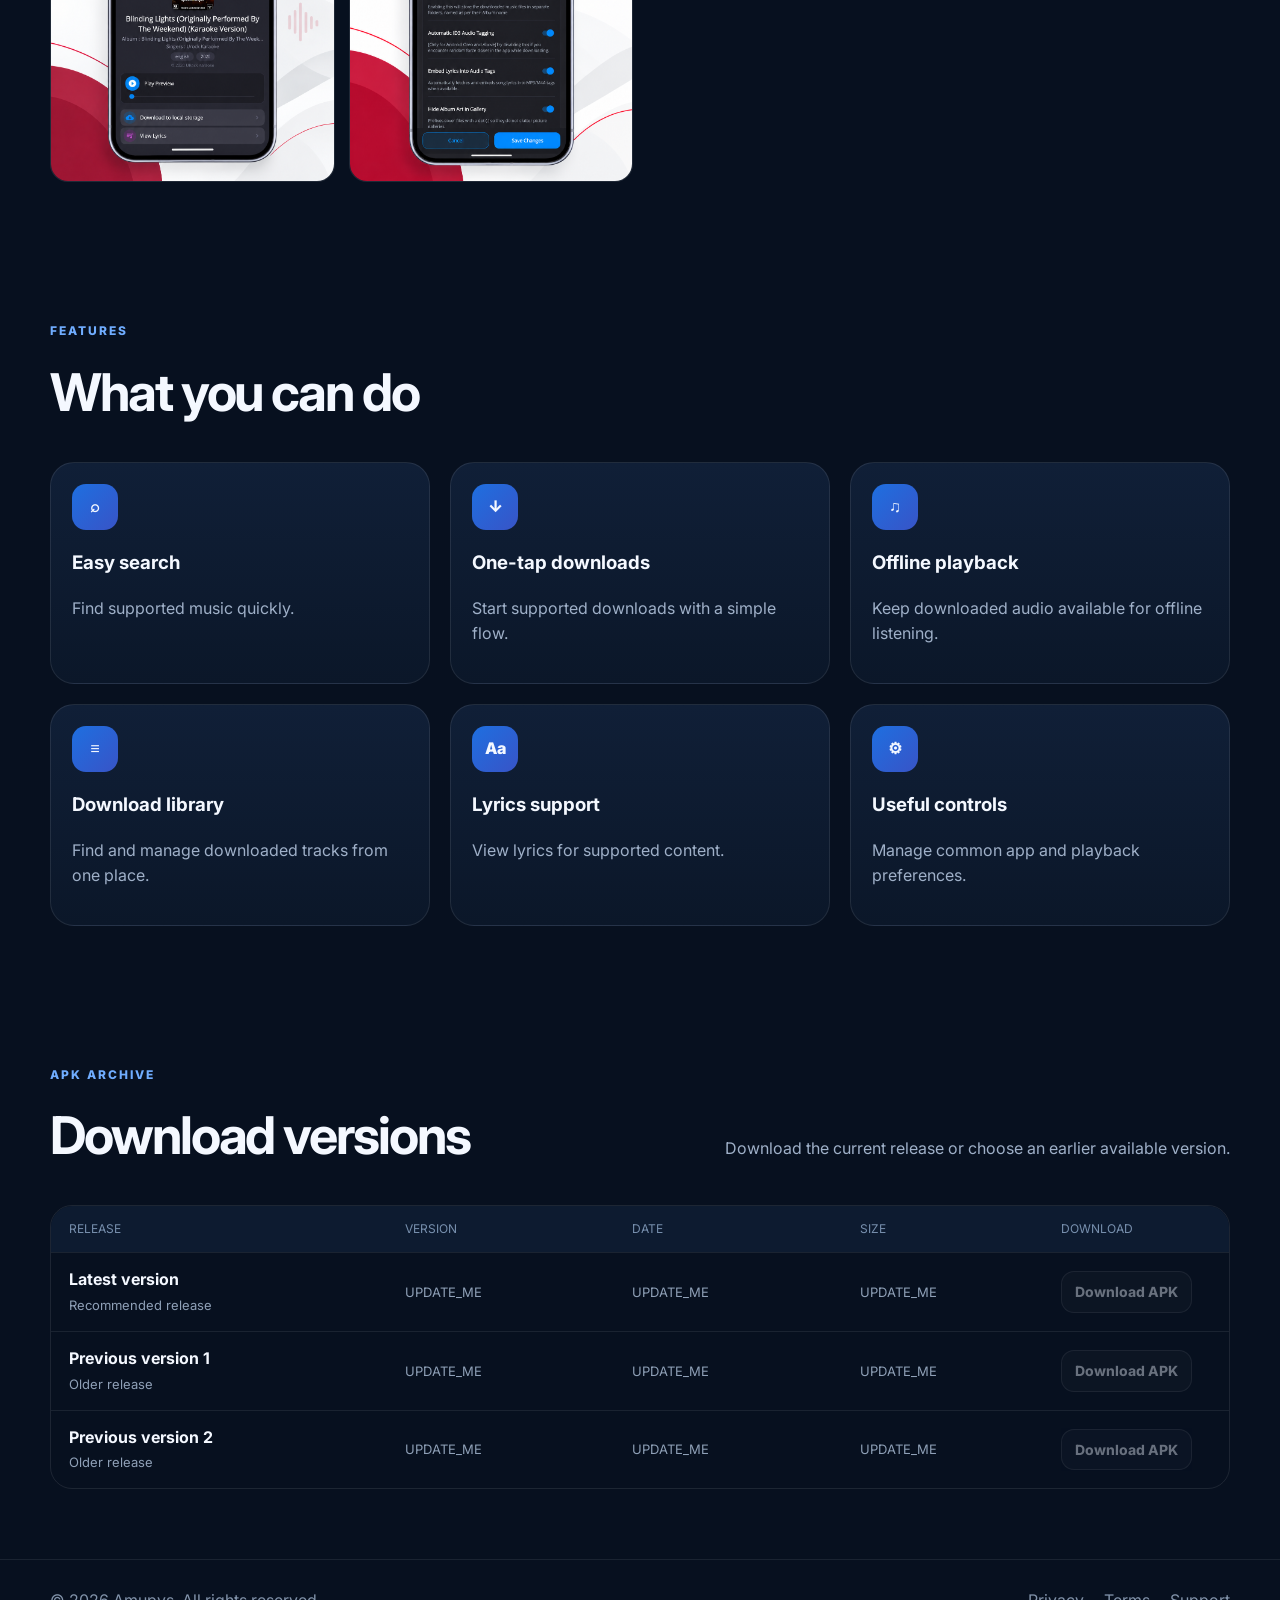
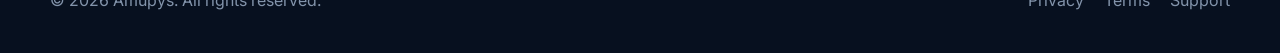
<file: apps/getmp3.html>
<!doctype html><html><head><meta charset="utf-8"><meta name="viewport" content="width=device-width,initial-scale=1"><title>Amupys App</title><link href="https://fonts.googleapis.com/css2?family=Inter:wght@400;500;600;700;800&display=swap" rel="stylesheet"><link rel="stylesheet" href="../styles.css"><link rel="icon" type="image/png" href="../assets/brand/favicon.png"></head><body data-app="getmp3"><header class="nav-wrap"><nav class="nav container"><a class="brand" href="../index.html"><img class="brand-logo" src="../assets/brand/amupys-logo.jpg" alt="Amupys logo"><span>Amupys</span></a><div class="nav-links"><a href="../index.html#apps">Apps</a><a href="../index.html#about">About</a><a href="../support.html">Support</a></div></nav></header><main><section class="app-hero container"><div class="app-hero-grid"><div><div class="eyebrow">OFFICIAL AMUPYS APP</div><div class="app-title-row"><img class="app-title-icon" data-app-icon><div class="app-title-copy"><h1 data-app-name></h1><div class="package" data-package></div></div></div><p class="lead" data-description></p><div class="inline-actions app-detail-actions">
<a class="action-btn app-action-btn" data-play-link target="_blank" rel="noopener"><svg class="action-icon" viewBox="0 0 24 24" aria-hidden="true"><path d="M4.5 3.7v16.6a1 1 0 0 0 1.52.85l12.9-8.3a1 1 0 0 0 0-1.7l-12.9-8.3A1 1 0 0 0 4.5 3.7Z" fill="currentColor"/><path d="m6.7 5.2 6.1 6.8-6.1 6.8" fill="none" stroke="rgba(255,255,255,.35)" stroke-width="1.3" stroke-linecap="round" stroke-linejoin="round"/></svg><span>Google Play</span></a>
<a class="action-btn app-action-btn" href="#versions"><svg class="action-icon" viewBox="0 0 24 24" aria-hidden="true"><path d="M12 3v11" fill="none" stroke="currentColor" stroke-width="2.2" stroke-linecap="round"/><path d="m7.8 10.8 4.2 4.2 4.2-4.2" fill="none" stroke="currentColor" stroke-width="2.2" stroke-linecap="round" stroke-linejoin="round"/><path d="M5 20h14" fill="none" stroke="currentColor" stroke-width="2.2" stroke-linecap="round"/></svg><span>Download APK</span></a>
<a class="action-btn app-action-btn" data-privacy-link target="_blank" rel="noopener"><svg class="action-icon" viewBox="0 0 24 24" aria-hidden="true"><path d="M12 3 5.5 5.6v5.1c0 4.4 2.7 8.4 6.5 10.3 3.8-1.9 6.5-5.9 6.5-10.3V5.6L12 3Z" fill="none" stroke="currentColor" stroke-width="1.9" stroke-linejoin="round"/><path d="M9.5 11.3v-1a2.5 2.5 0 0 1 5 0v1" fill="none" stroke="currentColor" stroke-width="1.8" stroke-linecap="round"/><rect x="8.8" y="11.3" width="6.4" height="4.8" rx="1.2" fill="currentColor"/></svg><span>Privacy Policy</span></a>
</div></div><div class="hero-shot hero-landscape-panel"><img data-hero-image /></div></div></section><section class="section container"><div class="section-heading"><div><div class="eyebrow">SCREENSHOTS</div><h2>App preview</h2></div><p>Explore the app interface and key experiences.</p></div><div id="screenshotGallery" class="gallery"></div></section><section class="section container"><div class="section-heading"><div><div class="eyebrow">FEATURES</div><h2>What you can do</h2></div></div><div id="featureGrid" class="features-grid"></div></section><section id="versions" class="section container"><div class="section-heading"><div><div class="eyebrow">APK ARCHIVE</div><h2>Download versions</h2></div><p>Download the current release or choose an earlier available version.</p></div><div class="version-wrap"><div class="version-head"><div>Release</div><div>Version</div><div>Date</div><div>Size</div><div>Download</div></div><div id="versionRows"></div></div></section></main><footer><div class="container footer-inner"><div>© <span id="year"></span> Amupys. All rights reserved.</div><div class="footer-links"><a href="../privacy.html">Privacy</a><a href="../terms.html">Terms</a><a href="../support.html">Support</a></div></div></footer><div id="toast" class="toast"></div><script src="../app-data.js"></script><script src="../shared.js"></script><script src="../app-page.js"></script></body></html>
</file>
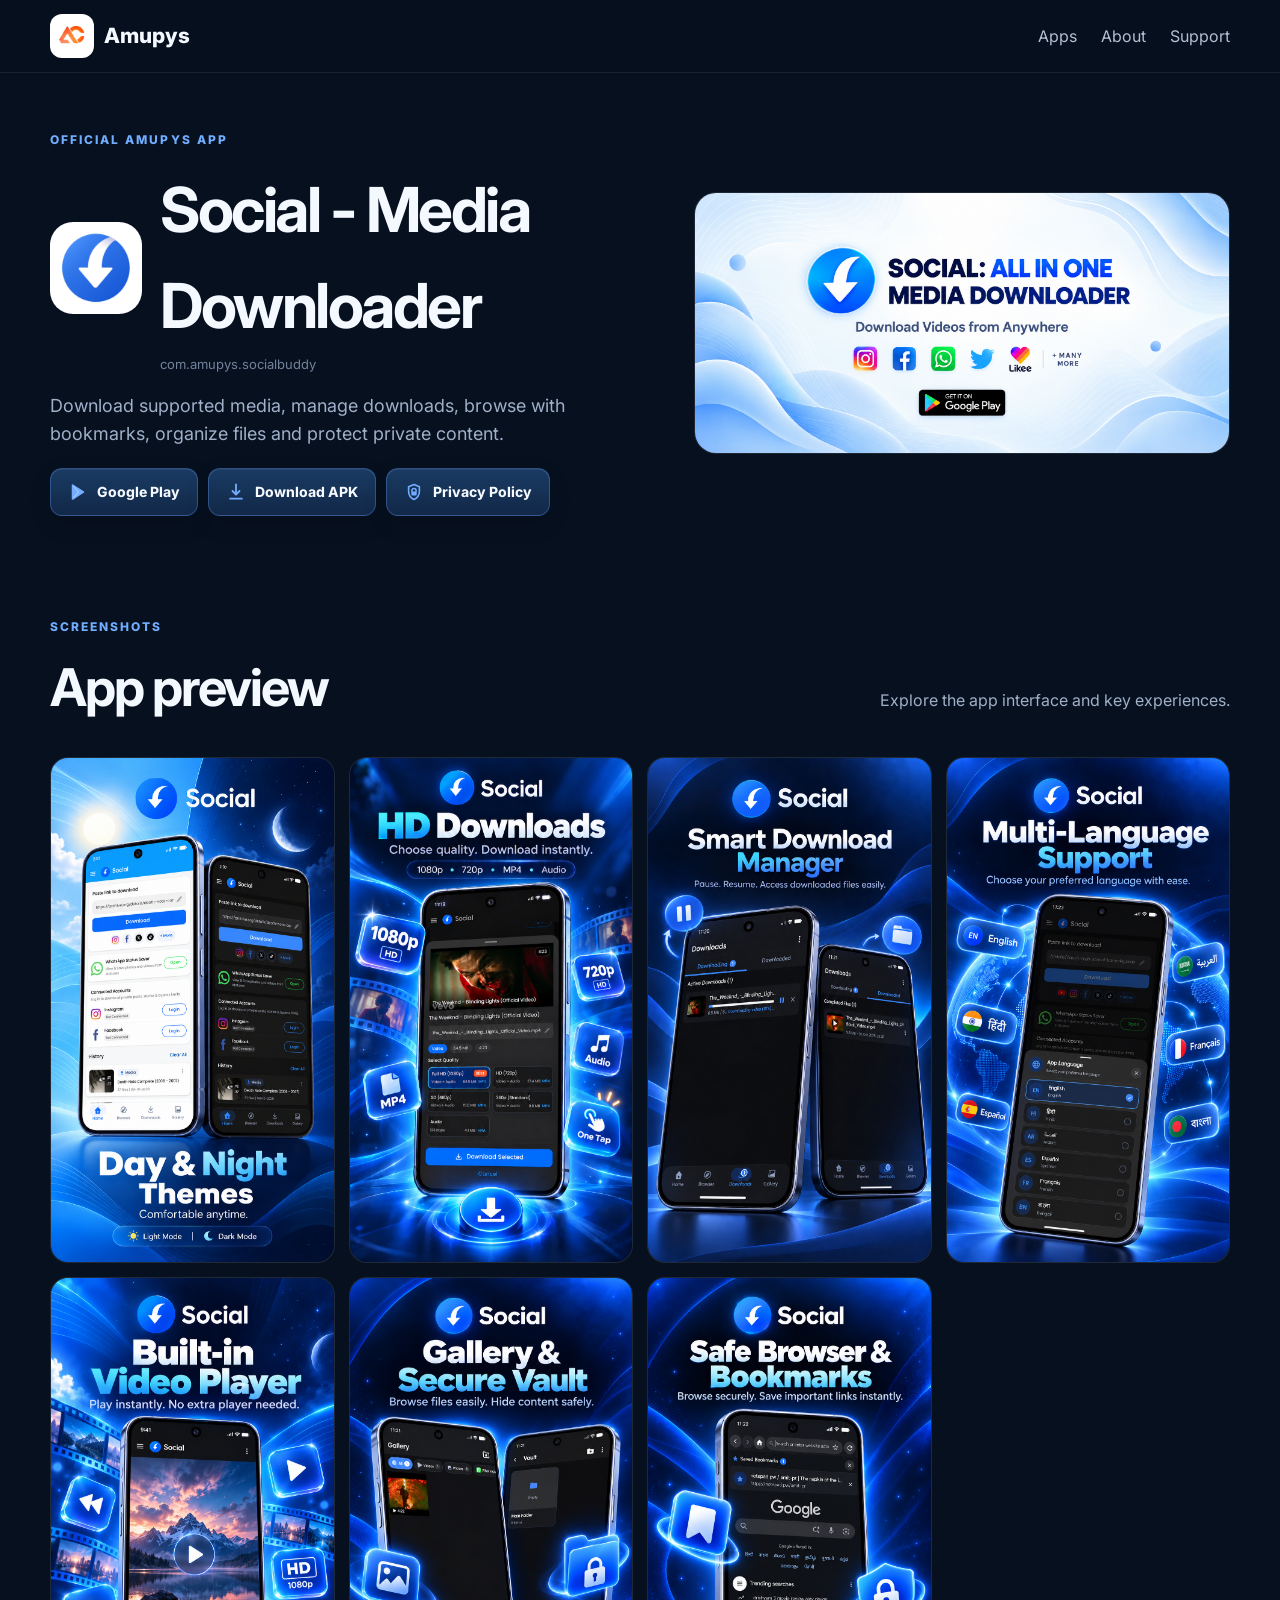
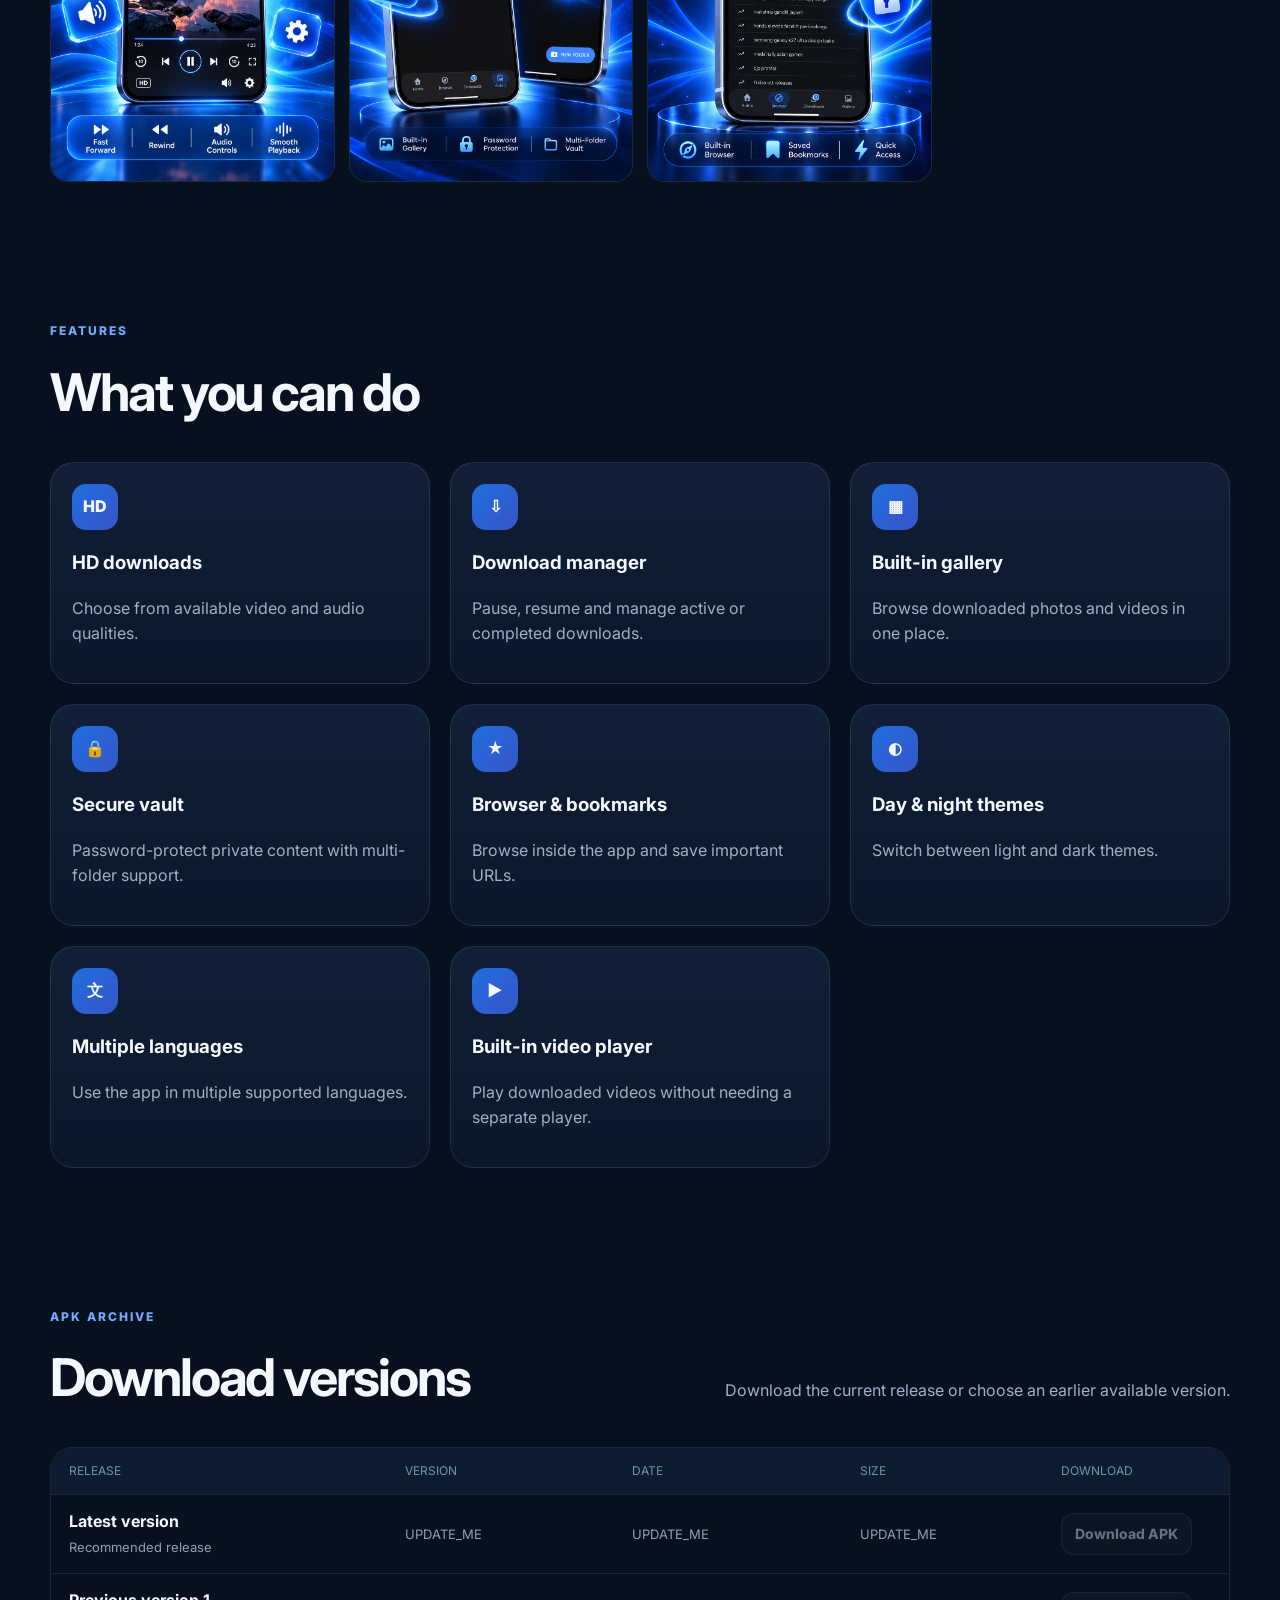
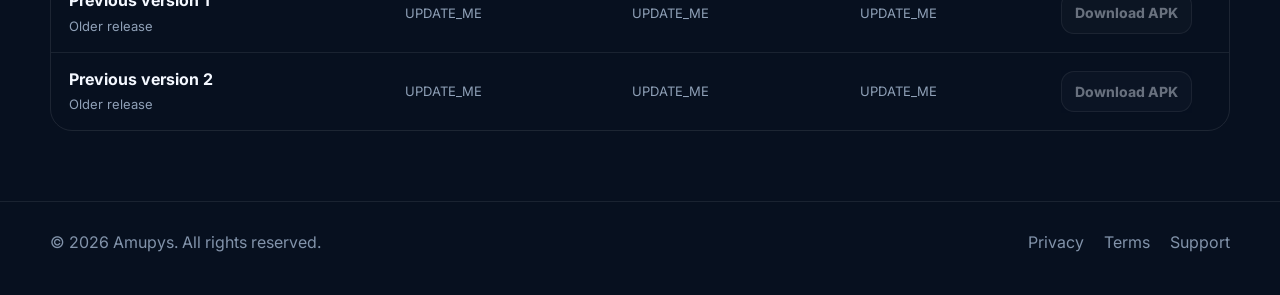
<file: apps/social.html>
<!doctype html><html><head><meta charset="utf-8"><meta name="viewport" content="width=device-width,initial-scale=1"><title>Amupys App</title><link href="https://fonts.googleapis.com/css2?family=Inter:wght@400;500;600;700;800&display=swap" rel="stylesheet"><link rel="stylesheet" href="../styles.css"><link rel="icon" type="image/png" href="../assets/brand/favicon.png"></head><body data-app="social"><header class="nav-wrap"><nav class="nav container"><a class="brand" href="../index.html"><img class="brand-logo" src="../assets/brand/amupys-logo.jpg" alt="Amupys logo"><span>Amupys</span></a><div class="nav-links"><a href="../index.html#apps">Apps</a><a href="../index.html#about">About</a><a href="../support.html">Support</a></div></nav></header><main><section class="app-hero container"><div class="app-hero-grid"><div><div class="eyebrow">OFFICIAL AMUPYS APP</div><div class="app-title-row"><img class="app-title-icon" data-app-icon><div class="app-title-copy"><h1 data-app-name></h1><div class="package" data-package></div></div></div><p class="lead" data-description></p><div class="inline-actions app-detail-actions">
<a class="action-btn app-action-btn" data-play-link target="_blank" rel="noopener"><svg class="action-icon" viewBox="0 0 24 24" aria-hidden="true"><path d="M4.5 3.7v16.6a1 1 0 0 0 1.52.85l12.9-8.3a1 1 0 0 0 0-1.7l-12.9-8.3A1 1 0 0 0 4.5 3.7Z" fill="currentColor"/><path d="m6.7 5.2 6.1 6.8-6.1 6.8" fill="none" stroke="rgba(255,255,255,.35)" stroke-width="1.3" stroke-linecap="round" stroke-linejoin="round"/></svg><span>Google Play</span></a>
<a class="action-btn app-action-btn" href="#versions"><svg class="action-icon" viewBox="0 0 24 24" aria-hidden="true"><path d="M12 3v11" fill="none" stroke="currentColor" stroke-width="2.2" stroke-linecap="round"/><path d="m7.8 10.8 4.2 4.2 4.2-4.2" fill="none" stroke="currentColor" stroke-width="2.2" stroke-linecap="round" stroke-linejoin="round"/><path d="M5 20h14" fill="none" stroke="currentColor" stroke-width="2.2" stroke-linecap="round"/></svg><span>Download APK</span></a>
<a class="action-btn app-action-btn" data-privacy-link target="_blank" rel="noopener"><svg class="action-icon" viewBox="0 0 24 24" aria-hidden="true"><path d="M12 3 5.5 5.6v5.1c0 4.4 2.7 8.4 6.5 10.3 3.8-1.9 6.5-5.9 6.5-10.3V5.6L12 3Z" fill="none" stroke="currentColor" stroke-width="1.9" stroke-linejoin="round"/><path d="M9.5 11.3v-1a2.5 2.5 0 0 1 5 0v1" fill="none" stroke="currentColor" stroke-width="1.8" stroke-linecap="round"/><rect x="8.8" y="11.3" width="6.4" height="4.8" rx="1.2" fill="currentColor"/></svg><span>Privacy Policy</span></a>
</div></div><div class="hero-shot hero-landscape-panel"><img data-hero-image /></div></div></section><section class="section container"><div class="section-heading"><div><div class="eyebrow">SCREENSHOTS</div><h2>App preview</h2></div><p>Explore the app interface and key experiences.</p></div><div id="screenshotGallery" class="gallery"></div></section><section class="section container"><div class="section-heading"><div><div class="eyebrow">FEATURES</div><h2>What you can do</h2></div></div><div id="featureGrid" class="features-grid"></div></section><section id="versions" class="section container"><div class="section-heading"><div><div class="eyebrow">APK ARCHIVE</div><h2>Download versions</h2></div><p>Download the current release or choose an earlier available version.</p></div><div class="version-wrap"><div class="version-head"><div>Release</div><div>Version</div><div>Date</div><div>Size</div><div>Download</div></div><div id="versionRows"></div></div></section></main><footer><div class="container footer-inner"><div>© <span id="year"></span> Amupys. All rights reserved.</div><div class="footer-links"><a href="../privacy.html">Privacy</a><a href="../terms.html">Terms</a><a href="../support.html">Support</a></div></div></footer><div id="toast" class="toast"></div><script src="../app-data.js"></script><script src="../shared.js"></script><script src="../app-page.js"></script></body></html>
</file>
<file: styles.css>
body{margin:0;font-family:Inter,Arial,sans-serif;background:#07101f;color:#f4f8ff;line-height:1.55}*{box-sizing:border-box}a{text-decoration:none;color:inherit}.container{width:min(1180px,calc(100% - 36px));margin:auto}.nav-wrap{position:sticky;top:0;background:rgba(7,16,31,.92);border-bottom:1px solid rgba(255,255,255,.08);z-index:50}.nav{height:72px;display:flex;align-items:center;justify-content:space-between}.brand{display:flex;gap:10px;align-items:center;font-weight:800;font-size:21px}.brand-mark{width:38px;height:38px;border-radius:12px;display:grid;place-items:center;background:linear-gradient(135deg,#4ba5ff,#265fff)}.nav-links{display:flex;gap:24px;color:#b4c0d1}.hero{min-height:560px;display:grid;grid-template-columns:1.05fr .95fr;align-items:center;gap:50px;padding:55px 0}.hero h1,.section-heading h2,.app-title-row h1,.support-hero h1{margin:0;letter-spacing:-.04em}.hero h1{font-size:78px;line-height:1}.hero h1 span{background:linear-gradient(90deg,#73c4ff,#7b84ff);-webkit-background-clip:text;color:transparent}.hero p,.lead{color:#9fb0c8;font-size:18px}.eyebrow{font-size:12px;letter-spacing:.17em;font-weight:800;color:#70adff;margin-bottom:12px}.hero-actions,.card-actions,.inline-actions,.form-actions{display:flex;gap:12px;flex-wrap:wrap}.btn{display:inline-flex;align-items:center;justify-content:center;border-radius:13px;padding:12px 18px;font-weight:750;border:0;cursor:pointer}.btn.primary{background:linear-gradient(135deg,#3198ff,#5668ff);color:#fff}.btn.secondary{border:1px solid rgba(255,255,255,.15);background:rgba(255,255,255,.05);color:#e0e7f1}.btn.small{padding:9px 13px;font-size:14px}.btn.disabled{opacity:.45;pointer-events:none}.hero-art{position:relative;min-height:420px}.orb{position:absolute;border-radius:50%}.orb.one{width:330px;height:330px;right:8%;top:4%;background:radial-gradient(circle at 30% 30%,#61d1ff,#2d65ff 46%,#111c5b 72%,transparent 73%)}.orb.two{width:220px;height:220px;left:7%;bottom:4%;background:radial-gradient(circle,#8b65ff,#29338f 57%,transparent 72%);opacity:.6}.phone-stack{position:absolute;inset:0;display:grid;place-items:center}.mini-card{position:absolute;width:145px;height:200px;border:1px solid rgba(255,255,255,.18);border-radius:32px;background:linear-gradient(160deg,#152746,#0e1628);display:grid;place-items:center;font-size:66px;font-weight:800;box-shadow:0 24px 80px rgba(0,0,0,.3)}.mini-card.a{transform:translate(-105px,10px) rotate(-10deg);color:#ff4381}.mini-card.b{transform:translate(83px,-13px) rotate(8deg);color:#55a6ff}.mini-card.c{transform:translate(18px,102px);color:#fff}.section{padding:70px 0}.section-heading{display:flex;justify-content:space-between;align-items:end;gap:28px;margin-bottom:28px}.section-heading h2{font-size:52px}.section-heading p{max-width:520px;color:#9fb0c8}.apps-grid,.features-grid{display:grid;grid-template-columns:repeat(3,1fr);gap:20px}.app-card,.feature-card,.panel,.form-card,.support-info,.about,.contact-box,.download-note{border:1px solid rgba(255,255,255,.09);background:linear-gradient(180deg,#101f37,#0b1729);border-radius:24px}.app-card{padding:22px;position:relative}.featured-badge{position:absolute;right:18px;top:18px;background:#2e78ff;padding:6px 10px;border-radius:999px;font-size:11px;font-weight:800}.app-top{display:flex;gap:15px}.app-icon,.app-title-icon{object-fit:cover;background:#fff}.app-icon{width:74px;height:74px;border-radius:18px}.app-title-icon{width:92px;height:92px;border-radius:23px}.category{font-size:12px;color:#6eadff;text-transform:uppercase;font-weight:800}.app-card h3{margin:5px 0 6px;font-size:23px}.short,.feature-card p,.support-info p,.download-note p,.contact-box p{color:#9fb0c8}.feature-tags{display:flex;gap:7px;flex-wrap:wrap;margin:20px 0}.feature-tags span{font-size:12px;padding:6px 9px;border-radius:999px;background:rgba(90,150,255,.1);border:1px solid rgba(90,150,255,.17);color:#c3d9ff}.screenshot,.hero-shot{overflow:hidden;border-radius:18px;border:1px solid rgba(255,255,255,.08);background:#0a1220}.screenshot{height:220px;margin-bottom:17px}.screenshot img,.hero-shot img{width:100%;height:100%;object-fit:cover}.about,.download-note,.contact-box{padding:42px}.about{display:grid;grid-template-columns:.75fr 1.25fr;gap:60px}.stats{display:grid;grid-template-columns:repeat(3,1fr);gap:14px;margin-top:25px}.stats div{padding:16px;border-radius:16px;background:#0d1b30}.stats strong{display:block;font-size:24px}.download-note,.contact-box{display:flex;justify-content:space-between;align-items:center;gap:30px}.shield{min-width:96px;height:96px;border-radius:26px;background:linear-gradient(135deg,#40a5ff,#585aff);display:grid;place-items:center;font-size:44px}.app-hero{padding:58px 0 32px}.app-hero-grid{display:grid;grid-template-columns:1fr .9fr;gap:48px;align-items:center}.app-title-row{display:flex;gap:18px;align-items:center}.app-title-row h1{font-size:62px}.package{color:#71829a;font-size:13px}.hero-shot{height:390px}.feature-card{padding:21px}.feature-icon{width:46px;height:46px;border-radius:14px;background:linear-gradient(135deg,#1e6fe0,#3854c7);display:grid;place-items:center;font-weight:850;margin-bottom:14px}.version-wrap{overflow:hidden;border-radius:22px;border:1px solid rgba(255,255,255,.09)}.version-head,.version-row{display:grid;grid-template-columns:1.2fr .8fr .8fr .7fr 150px;gap:12px;align-items:center;padding:14px 18px}.version-head{font-size:12px;text-transform:uppercase;color:#7890ae;background:#0d1b30}.version-row{border-top:1px solid rgba(255,255,255,.08)}.version-name strong{display:block}.version-name span,.meta-muted{color:#8fa0b7;font-size:13px}.version-note{margin-top:12px;color:#7f91aa;font-size:13px}.support-hero{text-align:center;padding:58px 0 25px}.support-layout{display:grid;grid-template-columns:.72fr 1.28fr;gap:22px}.support-info,.form-card{padding:28px}.support-email{color:#78b6ff;font-weight:700}.form-grid{display:grid;grid-template-columns:1fr 1fr;gap:16px}.field{display:flex;flex-direction:column;gap:8px}.field.full{grid-column:1/-1}label{font-size:13px;font-weight:750}input,textarea,select{width:100%;border:1px solid rgba(255,255,255,.12);background:#091424;color:#fff;border-radius:12px;padding:13px 14px}textarea{min-height:180px}.notice{margin-top:16px;padding:12px 14px;border-radius:12px;background:rgba(63,145,255,.09);color:#adcaf4}.prose{max-width:900px;margin:auto}.prose p,.prose li{color:#aebbd0}footer{padding:28px 0 40px;border-top:1px solid rgba(255,255,255,.08);color:#8293aa}.footer-inner{display:flex;justify-content:space-between}.footer-links{display:flex;gap:20px}.toast{position:fixed;left:50%;bottom:28px;transform:translate(-50%,20px);opacity:0;background:#fff;color:#0d1728;padding:12px 18px;border-radius:12px;font-weight:700;transition:.25s}.toast.show{opacity:1;transform:translate(-50%,0)}@media(max-width:900px){.hero,.app-hero-grid,.support-layout{grid-template-columns:1fr}.apps-grid,.features-grid{grid-template-columns:1fr}.section-heading,.download-note,.contact-box{align-items:flex-start;flex-direction:column}.about{grid-template-columns:1fr}.version-head{display:none}.version-row{grid-template-columns:1fr 1fr}}@media(max-width:650px){.nav-links{display:none}.hero h1{font-size:50px}.form-grid{grid-template-columns:1fr}.field.full{grid-column:auto}.hero-shot{height:260px}.version-row{grid-template-columns:1fr}.footer-inner{flex-direction:column;gap:14px}}
/* --- Amupys v3 overrides --- */
.brand-mark{display:none!important}.brand-logo{width:44px;height:44px;border-radius:12px;background:#fff;object-fit:contain;padding:4px;flex:0 0 auto}.hero-logo{width:min(360px,78%);border-radius:38px;box-shadow:0 24px 80px rgba(0,0,0,.3)}.hero-art{display:grid;place-items:center}.play-icon{width:18px;height:18px;flex:0 0 auto}.app-title-row{min-width:0}.app-title-copy{min-width:0}.app-title-copy h1{overflow-wrap:anywhere}.gallery{display:grid;grid-template-columns:repeat(4,minmax(0,1fr));gap:14px}.gallery-item{aspect-ratio:9/16;border-radius:18px;overflow:hidden;border:1px solid rgba(255,255,255,.09);background:#0a1423}.gallery-item img{width:100%;height:100%;object-fit:cover;display:block}.hero-icon-panel{display:grid;place-items:center;background:linear-gradient(135deg,#101f37,#0b1729)}.hero-icon-panel img{width:210px;height:210px;object-fit:contain;border-radius:40px}.app-card .screenshot{margin-top:18px}.inline-actions,.card-actions{align-items:center}.btn{gap:8px}
@media(max-width:900px){.gallery{grid-template-columns:repeat(2,minmax(0,1fr))}}
@media(max-width:650px){.nav-links{display:flex!important;gap:12px;font-size:13px}.nav-links a:nth-child(2){display:none}.brand{font-size:20px}.brand-logo{width:38px;height:38px}.app-title-row{gap:12px;align-items:center}.app-title-icon{width:68px;height:68px;border-radius:16px;flex:0 0 auto}.app-title-copy h1{font-size:28px!important;line-height:1.08;margin:0}.package{font-size:11px;overflow-wrap:anywhere}.app-hero{padding-top:36px}.app-hero-grid{gap:24px}.hero-icon-panel{height:220px!important}.hero-icon-panel img{width:130px;height:130px;border-radius:28px}.gallery{grid-template-columns:repeat(2,minmax(0,1fr));gap:10px}.hero-art{min-height:250px}.hero-logo{width:210px}.app-top{align-items:center}.app-icon{width:64px;height:64px;border-radius:16px;flex:0 0 auto}.app-card h3{font-size:20px}.btn.small{padding:9px 11px}.section-heading h2{font-size:38px}}

/* Fix main app preview images */
.app-card .screenshot{
  height: 320px;
  display:flex;
  align-items:center;
  justify-content:center;
  padding:12px;
  background:linear-gradient(180deg,#0a1424,#0c1728);
}
.app-card .screenshot img{
  width:100%;
  height:100%;
  object-fit:contain;
  border-radius:14px;
}

/* Mobile: keep app icon + title compact and readable */
@media(max-width:650px){
  .app-title-row{
    display:grid;
    grid-template-columns:64px minmax(0,1fr);
    align-items:center;
    gap:12px;
  }
  .app-title-icon{
    width:64px;
    height:64px;
    border-radius:16px;
  }
  .app-title-copy,
  .app-title{
    min-width:0;
  }
  .app-title-copy h1,
  .app-title h1{
    font-size:27px;
    line-height:1.08;
    overflow-wrap:anywhere;
  }
  .package{
    font-size:11px;
    overflow-wrap:anywhere;
  }
  .app-card .screenshot{
    height:280px;
  }
}


/* Featured app hero card */
.featured-app-card{
  display:block;
  width:min(460px,100%);
  margin:auto;
  border:1px solid rgba(255,255,255,.10);
  border-radius:28px;
  padding:20px;
  background:linear-gradient(180deg,#10213b,#0b1729);
  box-shadow:0 28px 80px rgba(0,0,0,.28);
  transition:transform .18s ease,border-color .18s ease,box-shadow .18s ease;
}
.featured-app-card:hover{
  transform:translateY(-4px);
  border-color:rgba(92,154,255,.42);
  box-shadow:0 34px 90px rgba(0,0,0,.34);
}
.featured-app-badge{
  display:inline-flex;
  padding:6px 10px;
  border-radius:999px;
  background:rgba(67,143,255,.14);
  border:1px solid rgba(84,150,255,.25);
  color:#8fc3ff;
  font-size:11px;
  font-weight:800;
  text-transform:uppercase;
  letter-spacing:.08em;
  margin-bottom:14px;
}
.featured-app-head{
  display:flex;
  gap:15px;
  align-items:center;
}
.featured-app-icon{
  width:72px;
  height:72px;
  border-radius:18px;
  object-fit:cover;
  background:#fff;
  flex:0 0 auto;
}
.featured-app-head h3{
  margin:4px 0 4px;
  font-size:24px;
}
.featured-app-head p{
  margin:0;
  color:#9fb0c8;
  font-size:14px;
}
.featured-app-preview{
  margin-top:16px;
  height:250px;
  border-radius:18px;
  overflow:hidden;
  border:1px solid rgba(255,255,255,.08);
  background:#0a1423;
}
.featured-app-preview img{
  width:100%;
  height:100%;
  object-fit:contain;
}
.featured-app-footer{
  margin-top:14px;
  display:flex;
  justify-content:space-between;
  align-items:center;
  color:#8fc3ff;
  font-weight:700;
}

/* Entire app card opens app page */
.clickable-card{
  cursor:pointer;
  transition:transform .18s ease,border-color .18s ease,box-shadow .18s ease;
}
.clickable-card:hover,
.clickable-card:focus{
  transform:translateY(-3px);
  border-color:rgba(84,150,255,.35);
  box-shadow:0 28px 80px rgba(0,0,0,.28);
  outline:none;
}
.app-card-actions{
  position:relative;
  z-index:2;
}

@media(max-width:650px){
  .featured-app-card{
    padding:16px;
    border-radius:22px;
  }
  .featured-app-icon{
    width:60px;
    height:60px;
    border-radius:15px;
  }
  .featured-app-head h3{
    font-size:20px;
  }
  .featured-app-preview{
    height:220px;
  }
}

/* Official Google Play badge */
.google-play-badge{display:block;width:148px;height:auto;max-width:100%;}
.btn:has(.google-play-badge){padding:0;background:transparent;border:0;box-shadow:none;}
.btn:has(.google-play-badge):hover{transform:translateY(-2px);}
@media(max-width:650px){.google-play-badge{width:138px;}}


/* Production button alignment */
.app-card-actions{
  display:flex;
  align-items:center;
  gap:12px;
  min-height:48px;
}
.google-play-link{
  display:inline-flex;
  align-items:center;
  justify-content:center;
  height:46px;
  padding:0;
  margin:0;
  border:0;
  background:transparent;
  border-radius:8px;
  line-height:0;
  transition:transform .18s ease;
}
.google-play-link:hover{transform:translateY(-2px)}
.google-play-badge{
  display:block;
  width:auto;
  height:46px;
  max-width:none;
}
.app-card-actions .btn.small{
  height:46px;
  padding:0 17px;
  margin:0;
  display:inline-flex;
  align-items:center;
}
.app-page-play{
  height:54px;
}
.app-page-play .google-play-badge{
  height:54px;
}
@media(max-width:650px){
  .app-card-actions{gap:9px;flex-wrap:wrap}
  .google-play-link,.google-play-badge{height:42px}
  .app-card-actions .btn.small{height:42px;padding:0 14px}
  .app-page-play,.app-page-play .google-play-badge{height:48px}
}


/* v8: APK navigation */
html{
  scroll-behavior:smooth;
}
#versions{
  scroll-margin-top:96px;
}

/* Keep top app-page actions balanced */
.app-hero .actions{
  align-items:center;
}
.app-hero .actions .btn{
  min-height:48px;
}
.app-hero .actions .play-store-badge,
.app-hero .actions img[alt*="Google Play"]{
  height:48px;
  width:auto;
  display:block;
}

/* Homepage action buttons point to the version archive instead of starting an immediate download.
   This keeps older releases discoverable. */
.app-card-actions{
  align-items:center;
}


/* v9 interaction and app-detail actions */
.app-card[data-href]{
  cursor:pointer;
}
.app-card[data-href]:focus-visible{
  outline:2px solid #6daaff;
  outline-offset:3px;
}
.app-card-actions{
  position:relative;
  z-index:3;
}
#versions{
  scroll-margin-top:96px;
}
.app-detail-actions{
  display:flex;
  align-items:center;
  flex-wrap:wrap;
  gap:12px;
  margin-top:20px;
}
.app-detail-actions .btn{
  min-height:48px;
}
.app-detail-actions .play-store-link{
  display:inline-flex;
  align-items:center;
  min-height:48px;
}
.app-detail-actions .play-store-badge{
  height:48px;
  width:auto;
  display:block;
}

@media(max-width:650px){
  .app-detail-actions{
    align-items:stretch;
  }
  .app-detail-actions .btn{
    min-height:46px;
  }
  .app-detail-actions .play-store-link{
    min-height:46px;
  }
  .app-detail-actions .play-store-badge{
    height:46px;
  }
}


/* v10: landscape feature graphic on dedicated app pages */
.hero-landscape-panel{
  height:auto;
  aspect-ratio:1024 / 500;
  border-radius:26px;
  overflow:hidden;
  background:#0b1526;
  border:1px solid rgba(255,255,255,.09);
}
.hero-landscape-panel img{
  width:100%;
  height:100%;
  object-fit:cover;
  display:block;
}

/* Keep feature graphic readable on small screens */
@media(max-width:900px){
  .hero-landscape-panel{
    width:100%;
    max-width:760px;
    margin:0 auto;
  }
}
@media(max-width:650px){
  .hero-landscape-panel{
    border-radius:18px;
  }
}


/* v11 production fixes */
html{scroll-behavior:smooth}
#versions{scroll-margin-top:92px}

.hero-landscape-panel{
  height:auto !important;
  aspect-ratio:1024 / 500;
  overflow:hidden;
  border-radius:22px;
  background:#0a1220;
}
.hero-landscape-panel img{
  width:100%;
  height:100%;
  display:block;
  object-fit:cover;
}

.app-detail-actions{
  display:flex;
  align-items:center;
  flex-wrap:wrap;
  gap:12px;
  margin-top:20px;
}
.app-detail-actions .google-play-link,
.app-detail-actions .google-play-badge{
  height:48px;
}
.app-detail-actions .google-play-badge{
  width:auto;
  display:block;
}
.app-detail-actions .btn{
  min-height:48px;
}
.app-privacy-link{
  white-space:nowrap;
}

.app-card[data-href]{
  cursor:pointer;
}
.app-card[data-href]:focus-visible{
  outline:2px solid #70adff;
  outline-offset:3px;
}
.app-card-actions{
  position:relative;
  z-index:3;
}

@media(max-width:650px){
  .app-detail-actions{
    gap:10px;
  }
  .app-detail-actions .google-play-link,
  .app-detail-actions .google-play-badge{
    height:46px;
  }
  .app-detail-actions .btn{
    min-height:46px;
    padding:10px 14px;
  }
  .hero-landscape-panel{
    border-radius:18px;
  }
}

/* v11 button visual consistency — production override */
:root{
  --action-bg:#0b0b0b;
  --action-border:#777;
  --action-text:#fff;
  --action-radius:8px;
  --action-height:54px;
}

/* Shared action row alignment */
.app-card-actions,
.app-detail-actions{
  display:flex;
  align-items:center;
  flex-wrap:wrap;
  gap:12px;
}

/* Download APK + Privacy Policy share the Google Play badge visual language */
.apk-home-btn,
.app-download-jump,
.app-privacy-link{
  height:var(--action-height) !important;
  min-height:var(--action-height) !important;
  padding:0 20px !important;
  display:inline-flex !important;
  align-items:center !important;
  justify-content:center !important;
  border-radius:var(--action-radius) !important;
  border:1px solid var(--action-border) !important;
  background:var(--action-bg) !important;
  color:var(--action-text) !important;
  box-shadow:none !important;
  font-size:15px !important;
  line-height:1 !important;
  font-weight:750 !important;
  white-space:nowrap;
}

.apk-home-btn:hover,
.app-download-jump:hover,
.app-privacy-link:hover{
  background:#161616 !important;
  border-color:#9a9a9a !important;
  transform:translateY(-2px);
}

/* Google Play badge: same visual height and aligned baseline */
.google-play-link,
.app-page-play{
  height:var(--action-height) !important;
  min-height:var(--action-height) !important;
  display:inline-flex !important;
  align-items:center !important;
  justify-content:center !important;
  padding:0 !important;
  margin:0 !important;
  border:0 !important;
  background:transparent !important;
  border-radius:var(--action-radius) !important;
  overflow:hidden;
  flex:0 0 auto;
}
.google-play-link .google-play-badge,
.app-page-play .google-play-badge{
  height:var(--action-height) !important;
  width:auto !important;
  display:block !important;
  margin:0 !important;
  border-radius:var(--action-radius) !important;
}

@media(max-width:650px){
  :root{--action-height:48px;}
  .apk-home-btn,
  .app-download-jump,
  .app-privacy-link{
    padding:0 16px !important;
    font-size:14px !important;
  }
}


/* v11 production action buttons: unified website-native design */
.action-btn{
  display:inline-flex;
  align-items:center;
  justify-content:center;
  gap:9px;
  height:48px;
  padding:0 17px;
  border-radius:12px;
  border:1px solid rgba(105,163,255,.32);
  background:linear-gradient(180deg,rgba(28,62,105,.92),rgba(18,42,74,.96));
  color:#f6f9ff;
  font-size:14px;
  line-height:1;
  font-weight:750;
  text-decoration:none;
  white-space:nowrap;
  box-shadow:inset 0 1px 0 rgba(255,255,255,.055),0 8px 22px rgba(0,0,0,.13);
  transition:transform .16s ease,border-color .16s ease,background .16s ease,box-shadow .16s ease;
}
.action-btn:hover{
  transform:translateY(-1px);
  border-color:rgba(112,177,255,.62);
  background:linear-gradient(180deg,rgba(34,78,132,.96),rgba(21,51,90,.98));
  box-shadow:inset 0 1px 0 rgba(255,255,255,.07),0 10px 26px rgba(0,0,0,.18);
}
.action-btn:focus-visible{
  outline:2px solid #72adff;
  outline-offset:3px;
}
.action-icon{
  width:20px;
  height:20px;
  flex:0 0 20px;
  color:#74adff;
}
.app-detail-actions,.app-card-actions{
  display:flex;
  align-items:center;
  flex-wrap:wrap;
  gap:10px;
}
.app-detail-actions .action-btn{
  min-width:144px;
}
.home-action-btn{
  height:46px;
  padding:0 15px;
}
.home-action-btn .action-icon{
  width:19px;
  height:19px;
  flex-basis:19px;
}
@media(max-width:650px){
  .app-detail-actions{
    display:grid;
    grid-template-columns:1fr 1fr;
  }
  .app-detail-actions .action-btn{
    width:100%;
    min-width:0;
  }
  .app-detail-actions .action-btn:last-child{
    grid-column:1 / -1;
  }
  .app-card-actions{
    gap:8px;
  }
  .home-action-btn{
    height:44px;
    padding:0 13px;
    font-size:13px;
  }
}
</file>
